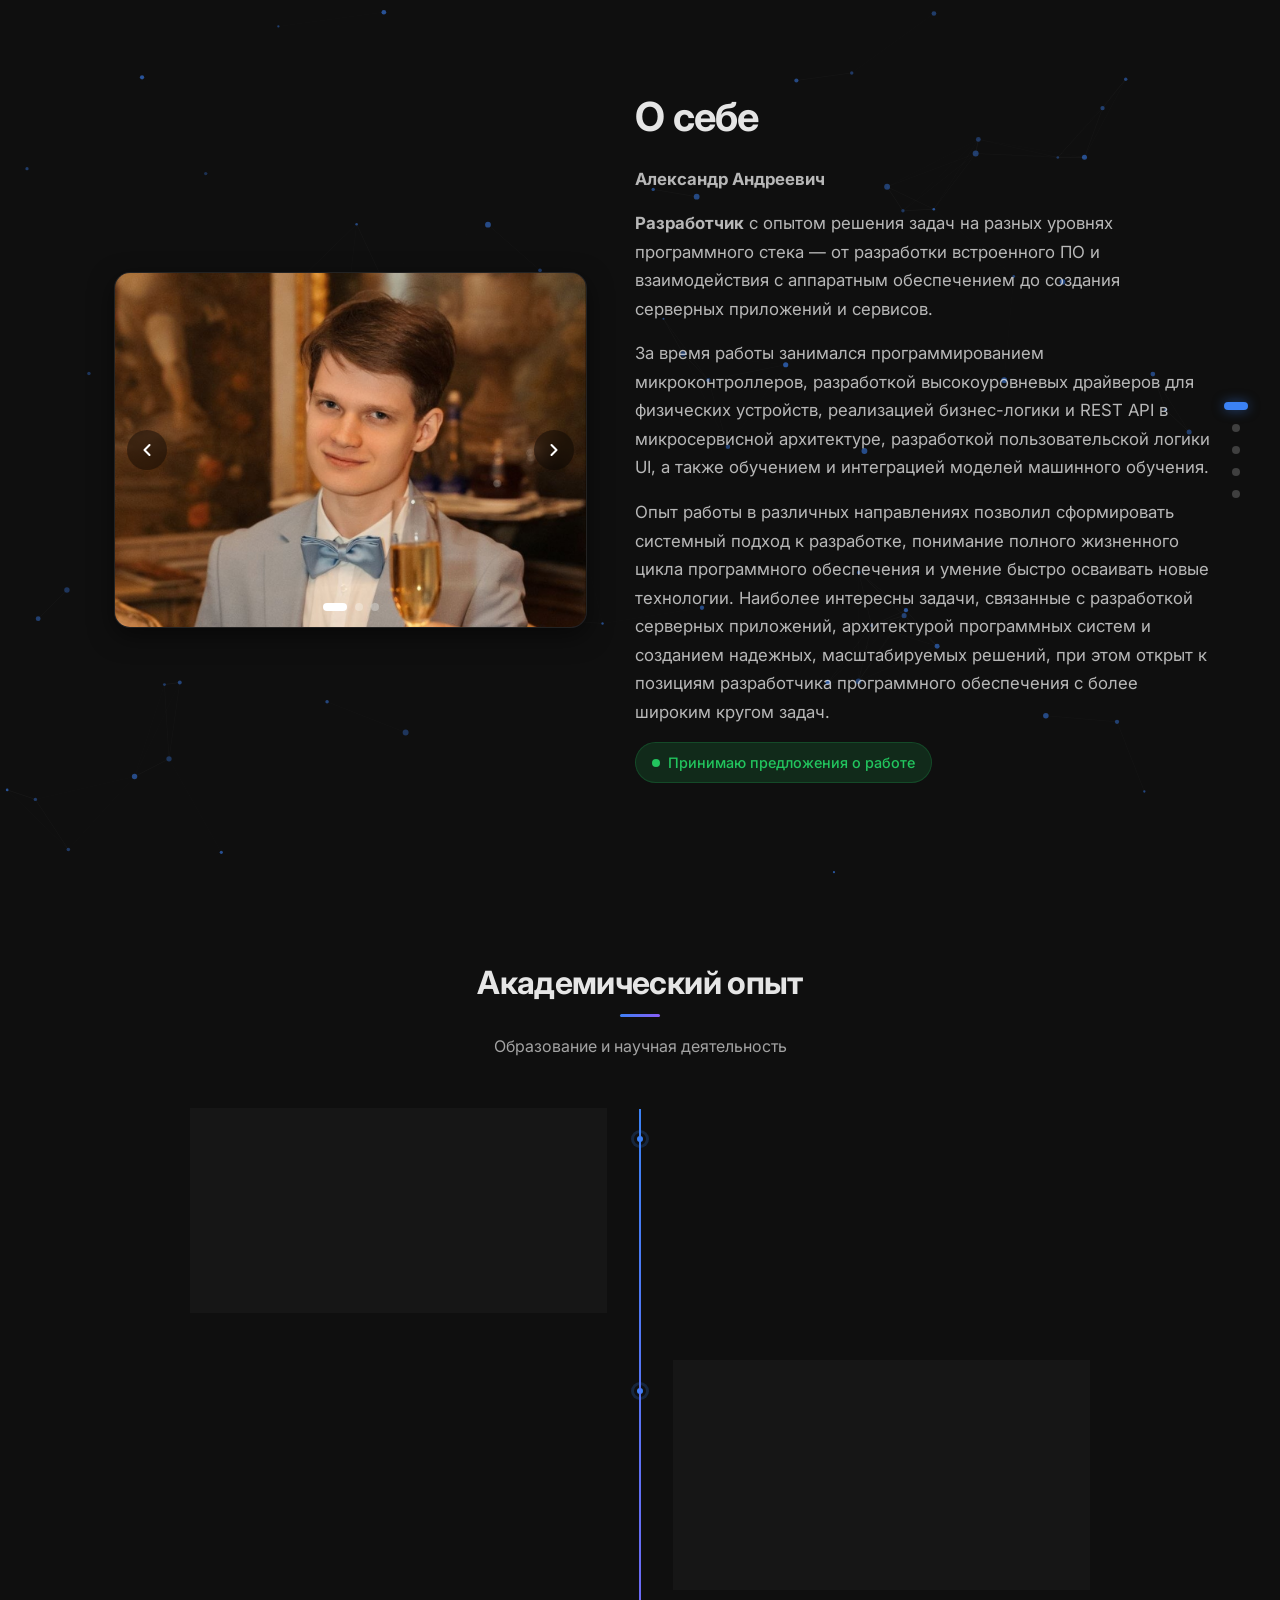
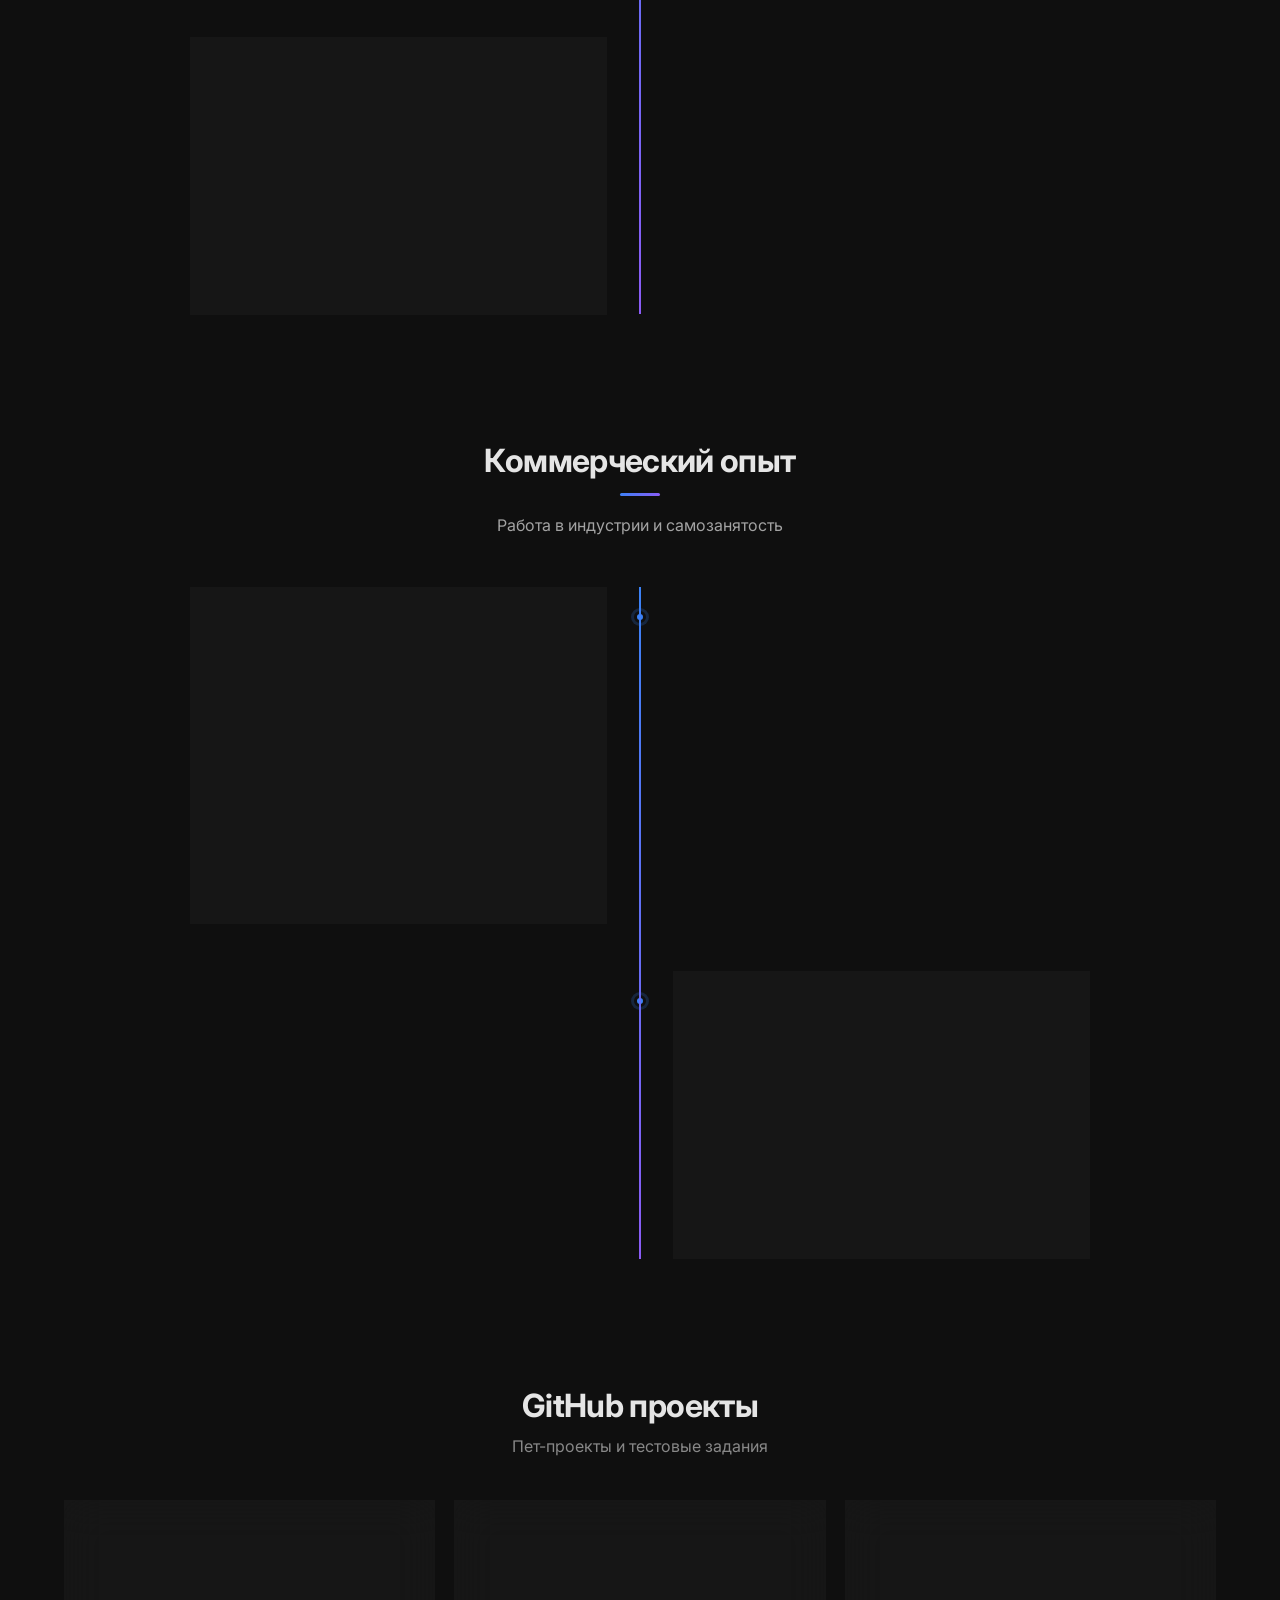
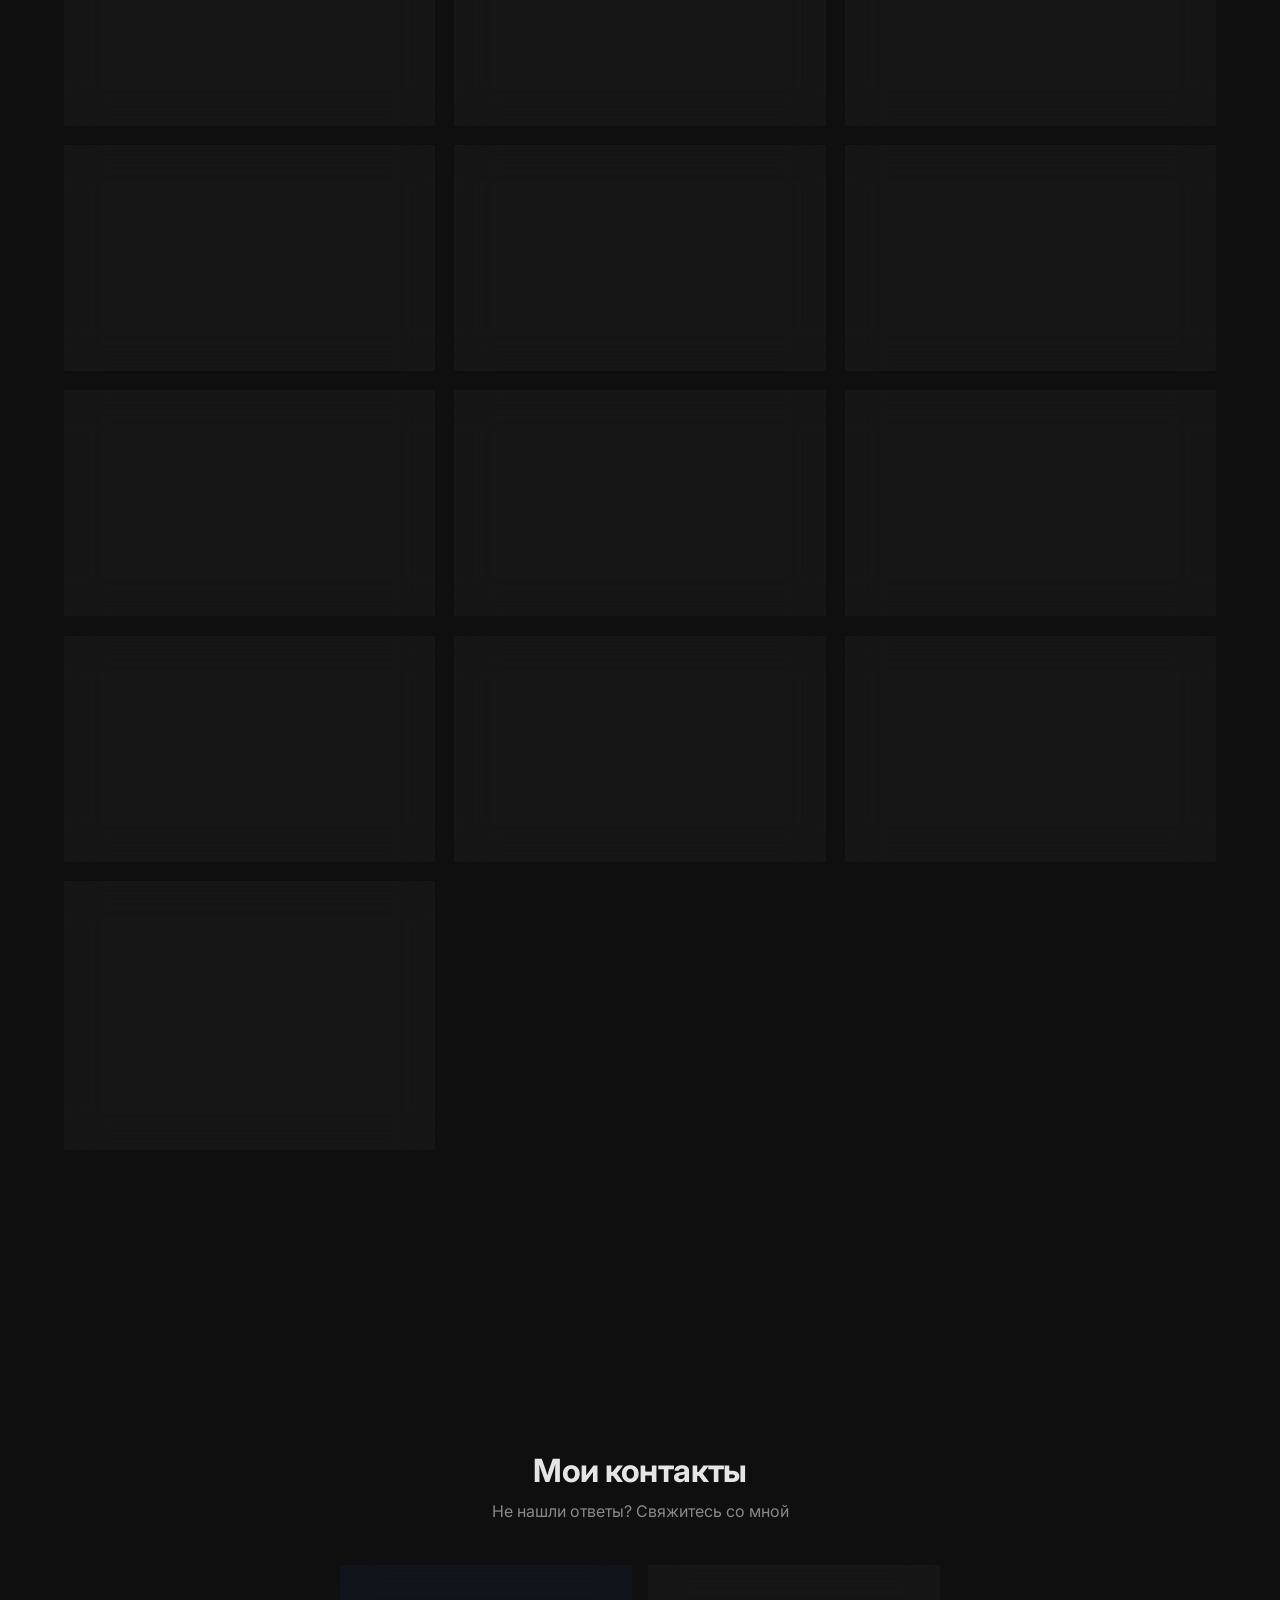
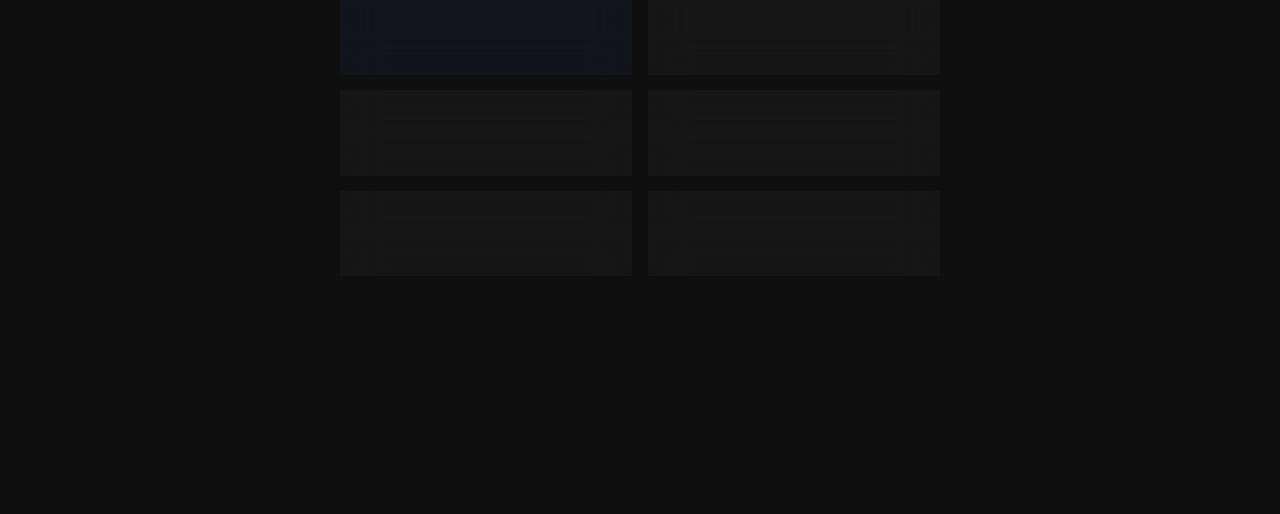
<file: index.html>
<!doctype html>
<html lang="en">
  <head>
    <meta charset="UTF-8" />
    <meta name="viewport" content="width=device-width, initial-scale=1.0" />
    <title>Визитка Александр</title>
    <link rel="preconnect" href="https://fonts.googleapis.com" />
    <link rel="preconnect" href="https://fonts.gstatic.com" crossorigin />
    <link href="https://fonts.googleapis.com/css2?family=Inter:wght@400;500;600;700&family=JetBrains+Mono:wght@400;500&display=swap" rel="stylesheet" />
    <link rel="stylesheet" href="style.css" />
    <!-- Favicon -->
    <link rel="icon" type="image/svg+xml" href="favicons/favicon.svg" />
    <link rel="icon" type="image/png" sizes="32x32" href="favicons/favicon-32x32.png" />
    <link rel="icon" type="image/png" sizes="16x16" href="favicons/favicon-16x16.png" />
    <link rel="apple-touch-icon" sizes="180x180" href="favicons/apple-touch-icon.png" />
  </head>
  <body>
    <!-- Canvas фон -->
    <canvas id="bgCanvas"></canvas>

    <!-- Индикатор прогресса скролла (верх) -->
    <div class="scroll-progress" id="scrollProgress"></div>

    <!-- Мобильный индикатор прогресса (низ) -->
    <div class="mobile-progress" id="mobileProgress"></div>

    <!-- Навигация -->
    <nav class="nav-dots" id="navDots" aria-label="Section navigation">
      <span class="nav-dot active" data-index="0" data-tooltip="О себе"></span>
      <span class="nav-dot" data-index="1" data-tooltip="Академический опыт"></span>
      <span class="nav-dot" data-index="2" data-tooltip="Коммерческий опыт"></span>
      <span class="nav-dot" data-index="3" data-tooltip="GitHub проекты"></span>
      <span class="nav-dot" data-index="4" data-tooltip="Мои контакты"></span>
    </nav>

    <main class="scroll-container" id="scrollContainer">
      <!-- Section 0: About Me -->
      <section class="section" id="section-0" data-index="0">
        <div class="about-container">
          <div class="about-layout">
            <div class="carousel-wrapper">
              <div class="carousel-container glass" id="carousel" role="region" aria-label="Photo carousel">
                <div class="carousel-slides" id="carouselSlides">
                  <div class="carousel-slide active" data-index="0">
                    <img src="images/image1.jpg" alt="About photo 1" loading="lazy" />
                    <div class="carousel-placeholder">
                      <span class="carousel-placeholder-text">AS</span>
                    </div>
                  </div>
                  <div class="carousel-slide" data-index="1">
                    <img src="images/image2.jpg" alt="About photo 2" loading="lazy" />
                    <div class="carousel-placeholder">
                      <span class="carousel-placeholder-text">AS</span>
                    </div>
                  </div>
                  <div class="carousel-slide" data-index="2">
                    <img src="images/image3.jpg" alt="About photo 3" loading="lazy" />
                    <div class="carousel-placeholder">
                      <span class="carousel-placeholder-text">AS</span>
                    </div>
                  </div>
                </div>
                <button class="carousel-btn carousel-prev" id="carouselPrev" aria-label="Previous image">
                  <svg
                    width="20"
                    height="20"
                    viewBox="0 0 24 24"
                    fill="none"
                    stroke="currentColor"
                    stroke-width="2.5"
                    stroke-linecap="round"
                    stroke-linejoin="round"
                    aria-hidden="true"
                  >
                    <polyline points="15 18 9 12 15 6"></polyline>
                  </svg>
                </button>
                <button class="carousel-btn carousel-next" id="carouselNext" aria-label="Next image">
                  <svg
                    width="20"
                    height="20"
                    viewBox="0 0 24 24"
                    fill="none"
                    stroke="currentColor"
                    stroke-width="2.5"
                    stroke-linecap="round"
                    stroke-linejoin="round"
                    aria-hidden="true"
                  >
                    <polyline points="9 18 15 12 9 6"></polyline>
                  </svg>
                </button>
                <div class="carousel-indicators" id="carouselIndicators" role="tablist" aria-label="Slide indicators">
                  <button class="carousel-dot active" data-slide="0" role="tab" aria-label="Slide 1" aria-selected="true"></button>
                  <button class="carousel-dot" data-slide="1" role="tab" aria-label="Slide 2" aria-selected="false"></button>
                  <button class="carousel-dot" data-slide="2" role="tab" aria-label="Slide 3" aria-selected="false"></button>
                </div>
              </div>
            </div>
            <div class="about-text">
              <h2 class="about-title animate-fade-in-up delay-0">О себе</h2>
              <div class="about-paragraphs">
                <p class="animate-fade-in-up delay-100">
                  <b>Александр Андреевич</b>
                </p>
                <p class="animate-fade-in-up delay-100">
                  <b>Разработчик</b> с опытом решения задач на разных уровнях программного стека — от разработки встроенного ПО и
                  взаимодействия с аппаратным обеспечением до создания серверных приложений и сервисов.
                </p>
                <p class="animate-fade-in-up delay-100">
                  За время работы занимался программированием микроконтроллеров, разработкой высокоуровневых драйверов для физических устройств, реализацией
                  бизнес-логики и REST API в микросервисной архитектуре, разработкой пользовательской логики UI, а также обучением и интеграцией моделей
                  машинного обучения.
                </p>
                <p class="animate-fade-in-up delay-100">
                  Опыт работы в различных направлениях позволил сформировать системный подход к разработке, понимание полного жизненного цикла программного
                  обеспечения и умение быстро осваивать новые технологии. Наиболее интересны задачи, связанные с разработкой серверных приложений, архитектурой
                  программных систем и созданием надежных, масштабируемых решений, при этом открыт к позициям разработчика программного обеспечения с более
                  широким кругом задач.
                </p>
              </div>
              <div class="status-badge animate-fade-in-up delay-200">
                <span class="status-dot" aria-hidden="true"></span>
                <span>Принимаю предложения о работе</span>
              </div>
            </div>
          </div>
        </div>
      </section>

      <!-- Section 1: Академический -->
      <section class="section" id="section-1" data-index="1">
        <div class="container">
          <div class="section-header">
            <h2>Академический опыт</h2>
            <div class="section-header-line"></div>
            <p class="text-secondary">Образование и научная деятельность</p>
          </div>
          <div class="timeline">
            <div class="timeline-line"></div>

            <article class="timeline-item timeline-item--left animate-fade-in-up delay-100">
              <div class="timeline-dot"></div>
              <div class="timeline-card glass">
                <div class="timeline-arrow"></div>
                <h3 class="timeline-title">Тверской государственный университет</h3>
                <p class="timeline-subtitle">Бакалавр</p>
                <div class="timeline-date">
                  <svg
                    class="timeline-date-icon"
                    width="14"
                    height="14"
                    viewBox="0 0 24 24"
                    fill="none"
                    stroke="currentColor"
                    stroke-width="2"
                    stroke-linecap="round"
                    stroke-linejoin="round"
                    aria-hidden="true"
                  >
                    <rect width="18" height="18" x="3" y="4" rx="2" ry="2" />
                    <line x1="16" x2="16" y1="2" y2="6" />
                    <line x1="8" x2="8" y1="2" y2="6" />
                    <line x1="3" x2="21" y1="10" y2="10" />
                  </svg>
                  <span>2019 – 2023</span>
                </div>
                <p class="timeline-desc">«Математика и компьютерные науки»</p>
              </div>
            </article>

            <article class="timeline-item timeline-item--right animate-fade-in-up delay-200">
              <div class="timeline-dot"></div>
              <div class="timeline-card glass">
                <div class="timeline-arrow"></div>
                <h3 class="timeline-title">Тверской государственный университет</h3>
                <p class="timeline-subtitle">Магистр</p>
                <div class="timeline-date">
                  <svg
                    class="timeline-date-icon"
                    width="14"
                    height="14"
                    viewBox="0 0 24 24"
                    fill="none"
                    stroke="currentColor"
                    stroke-width="2"
                    stroke-linecap="round"
                    stroke-linejoin="round"
                    aria-hidden="true"
                  >
                    <rect width="18" height="18" x="3" y="4" rx="2" ry="2" />
                    <line x1="16" x2="16" y1="2" y2="6" />
                    <line x1="8" x2="8" y1="2" y2="6" />
                    <line x1="3" x2="21" y1="10" y2="10" />
                  </svg>
                  <span>2023 – 2025</span>
                </div>
                <p class="timeline-desc">«Математическое и компьютерное моделирование»</p>
              </div>
            </article>

            <article class="timeline-item timeline-item--left animate-fade-in-up delay-300">
              <div class="timeline-dot"></div>
              <div class="timeline-card glass">
                <div class="timeline-arrow"></div>
                <h3 class="timeline-title">Тверской государственный университет</h3>
                <p class="timeline-subtitle">Магистерская диссертация</p>
                <div class="timeline-date">
                  <svg
                    class="timeline-date-icon"
                    width="14"
                    height="14"
                    viewBox="0 0 24 24"
                    fill="none"
                    stroke="currentColor"
                    stroke-width="2"
                    stroke-linecap="round"
                    stroke-linejoin="round"
                    aria-hidden="true"
                  >
                    <rect width="18" height="18" x="3" y="4" rx="2" ry="2" />
                    <line x1="16" x2="16" y1="2" y2="6" />
                    <line x1="8" x2="8" y1="2" y2="6" />
                    <line x1="3" x2="21" y1="10" y2="10" />
                  </svg>
                  <span>2025</span>
                </div>
                <p class="timeline-desc">
                  Ширмер А.А. Объяснимые модели искусственного интеллекта для задач анализа мелких лабораторных животных в поведенческих тестах
                </p>
              </div>
            </article>
          </div>
        </div>
      </section>

      <!-- Section 2: Коммерческий -->
      <section class="section" id="section-2" data-index="2">
        <div class="container">
          <div class="section-header">
            <h2>Коммерческий опыт</h2>
            <div class="section-header-line"></div>
            <p class="text-secondary">Работа в индустрии и самозанятость</p>
          </div>
          <div class="timeline">
            <div class="timeline-line"></div>

            <article class="timeline-item timeline-item--left animate-fade-in-up delay-100">
              <div class="timeline-dot"></div>
              <div class="timeline-card glass">
                <div class="timeline-arrow"></div>
                <h3 class="timeline-title">ООО «Нефтегазгеофизика»</h3>
                <p class="timeline-subtitle">Инженер-разработчик</p>
                <div class="timeline-date">
                  <svg
                    class="timeline-date-icon"
                    width="14"
                    height="14"
                    viewBox="0 0 24 24"
                    fill="none"
                    stroke="currentColor"
                    stroke-width="2"
                    stroke-linecap="round"
                    stroke-linejoin="round"
                    aria-hidden="true"
                  >
                    <rect width="18" height="18" x="3" y="4" rx="2" ry="2" />
                    <line x1="16" x2="16" y1="2" y2="6" />
                    <line x1="8" x2="8" y1="2" y2="6" />
                    <line x1="3" x2="21" y1="10" y2="10" />
                  </svg>
                  <span>2024 – 2025</span>
                </div>
                <p class="timeline-desc">Поддержка, разработка новых программных решений и обновление legacy-систем. Оценка производительности созданных программных продуктов.</p>
                <div class="timeline-tags">
                  <span class="timeline-tag">C#</span>
                  <span class="timeline-tag">C++</span>
                  <span class="timeline-tag">QT</span>
                  <span class="timeline-tag">WinForms</span>
                  <span class="timeline-tag">.NET</span>
                  <span class="timeline-tag">Python</span>
                </div>
              </div>
            </article>

            <article class="timeline-item timeline-item--right animate-fade-in-up delay-200">
              <div class="timeline-dot"></div>
              <div class="timeline-card glass">
                <div class="timeline-arrow"></div>
                <h3 class="timeline-title">Самозанятый</h3>
                <p class="timeline-subtitle">Самозанятый</p>
                <div class="timeline-date">
                  <svg
                    class="timeline-date-icon"
                    width="14"
                    height="14"
                    viewBox="0 0 24 24"
                    fill="none"
                    stroke="currentColor"
                    stroke-width="2"
                    stroke-linecap="round"
                    stroke-linejoin="round"
                    aria-hidden="true"
                  >
                    <rect width="18" height="18" x="3" y="4" rx="2" ry="2" />
                    <line x1="16" x2="16" y1="2" y2="6" />
                    <line x1="8" x2="8" y1="2" y2="6" />
                    <line x1="3" x2="21" y1="10" y2="10" />
                  </svg>
                  <span>2025 – наст. время</span>
                </div>
                <p class="timeline-desc">
                  Разработка, обучение, повышение квалификации.
                </p>
                <div class="timeline-tags">
                  <span class="timeline-tag">.NET</span>
                  <span class="timeline-tag">C++</span>
                  <span class="timeline-tag">Go</span>
                  <span class="timeline-tag">Python</span>
                  <span class="timeline-tag">System Design</span>
                </div>
              </div>
            </article>
          </div>
        </div>
      </section>

      <!-- Section 3: GitHub -->
      <section class="section" id="section-3" data-index="3">
        <div class="container">
          <div class="projects-header">
            <h2>GitHub проекты</h2>
            <p class="projects-subtitle">Пет-проекты и тестовые задания</p>
          </div>

          <div class="projects-grid" id="projectsGrid">
            <article class="project-card animate-fade-in-up" data-category="algorithms" style="animation-delay: 0s">
              <a href="https://github.com/nicnuyster/TwoSumm" class="project-name" target="_blank" rel="noopener noreferrer" aria-label="TwoSumm на GitHub">
                TwoSumm
                <svg
                  xmlns="http://www.w3.org/2000/svg"
                  width="14"
                  height="14"
                  viewBox="0 0 24 24"
                  fill="none"
                  stroke="currentColor"
                  stroke-width="2.5"
                  stroke-linecap="round"
                  stroke-linejoin="round"
                  aria-hidden="true"
                >
                  <path d="M18 13v6a2 2 0 0 1-2 2H5a2 2 0 0 1-2-2V8a2 2 0 0 1 2-2h6" />
                  <polyline points="15 3 21 3 21 9" />
                  <line x1="10" y1="14" x2="21" y2="3" />
                </svg>
              </a>
              <div class="project-meta">
                <span class="project-category">Алгоритмы</span>
                <span class="project-status status--completed">Завершено</span>
              </div>
              <p class="project-stack">Raw Python</p>
              <p class="project-desc">Решение LeetCode проблемы «Two Sum». Проект нацелен на развитие практических навыков.</p>
              <a
                href="https://github.com/nicnuyster/TwoSumm"
                class="project-github-icon"
                target="_blank"
                rel="noopener noreferrer"
                aria-label="Открыть TwoSumm на GitHub"
              >
                <svg
                  xmlns="http://www.w3.org/2000/svg"
                  width="20"
                  height="20"
                  viewBox="0 0 24 24"
                  fill="none"
                  stroke="currentColor"
                  stroke-width="2"
                  stroke-linecap="round"
                  stroke-linejoin="round"
                  aria-hidden="true"
                >
                  <path
                    d="M15 22v-4a4.8 4.8 0 0 0-1-3.5c3 0 6-2 6-5.5.08-1.25-.27-2.48-1-3.5.28-1.15.28-2.35 0-3.5 0 0-1 0-3 1.5-2.64-.5-5.36-.5-8 0C6 2 5 2 5 2c-.3 1.15-.3 2.35 0 3.5A5.403 5.403 0 0 0 4 9c0 3.5 3 5.5 6 5.5-.39.49-.68 1.05-.85 1.65-.17.6-.22 1.23-.15 1.85v4"
                  />
                  <path d="M9 18c-4.51 2-5-2-7-2" />
                </svg>
              </a>
            </article>
            <article class="project-card animate-fade-in-up" data-category="algorithms" style="animation-delay: 0.08s">
              <a href="https://github.com/nicnuyster/plindrom" class="project-name" target="_blank" rel="noopener noreferrer" aria-label="Polindrom на GitHub">
                Polindrom
                <svg
                  xmlns="http://www.w3.org/2000/svg"
                  width="14"
                  height="14"
                  viewBox="0 0 24 24"
                  fill="none"
                  stroke="currentColor"
                  stroke-width="2.5"
                  stroke-linecap="round"
                  stroke-linejoin="round"
                  aria-hidden="true"
                >
                  <path d="M18 13v6a2 2 0 0 1-2 2H5a2 2 0 0 1-2-2V8a2 2 0 0 1 2-2h6" />
                  <polyline points="15 3 21 3 21 9" />
                  <line x1="10" y1="14" x2="21" y2="3" />
                </svg>
              </a>
              <div class="project-meta">
                <span class="project-category">Алгоритмы</span>
                <span class="project-status status--completed">Завершено</span>
              </div>
              <p class="project-stack">Raw Python</p>
              <p class="project-desc">Решение LeetCode проблемы «Palindrome». Проект нацелен на развитие практических навыков.</p>
              <a
                href="https://github.com/nicnuyster/plindrom"
                class="project-github-icon"
                target="_blank"
                rel="noopener noreferrer"
                aria-label="Открыть Polindrom на GitHub"
              >
                <svg
                  xmlns="http://www.w3.org/2000/svg"
                  width="20"
                  height="20"
                  viewBox="0 0 24 24"
                  fill="none"
                  stroke="currentColor"
                  stroke-width="2"
                  stroke-linecap="round"
                  stroke-linejoin="round"
                  aria-hidden="true"
                >
                  <path
                    d="M15 22v-4a4.8 4.8 0 0 0-1-3.5c3 0 6-2 6-5.5.08-1.25-.27-2.48-1-3.5.28-1.15.28-2.35 0-3.5 0 0-1 0-3 1.5-2.64-.5-5.36-.5-8 0C6 2 5 2 5 2c-.3 1.15-.3 2.35 0 3.5A5.403 5.403 0 0 0 4 9c0 3.5 3 5.5 6 5.5-.39.49-.68 1.05-.85 1.65-.17.6-.22 1.23-.15 1.85v4"
                  />
                  <path d="M9 18c-4.51 2-5-2-7-2" />
                </svg>
              </a>
            </article>
            <article class="project-card animate-fade-in-up" data-category="algorithms" style="animation-delay: 0.16s">
              <a href="https://github.com/nicnuyster/sortings" class="project-name" target="_blank" rel="noopener noreferrer" aria-label="Sortings на GitHub">
                Sortings
                <svg
                  xmlns="http://www.w3.org/2000/svg"
                  width="14"
                  height="14"
                  viewBox="0 0 24 24"
                  fill="none"
                  stroke="currentColor"
                  stroke-width="2.5"
                  stroke-linecap="round"
                  stroke-linejoin="round"
                  aria-hidden="true"
                >
                  <path d="M18 13v6a2 2 0 0 1-2 2H5a2 2 0 0 1-2-2V8a2 2 0 0 1 2-2h6" />
                  <polyline points="15 3 21 3 21 9" />
                  <line x1="10" y1="14" x2="21" y2="3" />
                </svg>
              </a>
              <div class="project-meta">
                <span class="project-category">Алгоритмы</span>
                <span class="project-status status--completed">Завершено</span>
              </div>
              <p class="project-stack">Raw Python</p>
              <p class="project-desc">Реализация алгоритмов сортировки. Проект нацелен на развитие практических навыков.</p>
              <a
                href="https://github.com/nicnuyster/sortings"
                class="project-github-icon"
                target="_blank"
                rel="noopener noreferrer"
                aria-label="Открыть Sortings на GitHub"
              >
                <svg
                  xmlns="http://www.w3.org/2000/svg"
                  width="20"
                  height="20"
                  viewBox="0 0 24 24"
                  fill="none"
                  stroke="currentColor"
                  stroke-width="2"
                  stroke-linecap="round"
                  stroke-linejoin="round"
                  aria-hidden="true"
                >
                  <path
                    d="M15 22v-4a4.8 4.8 0 0 0-1-3.5c3 0 6-2 6-5.5.08-1.25-.27-2.48-1-3.5.28-1.15.28-2.35 0-3.5 0 0-1 0-3 1.5-2.64-.5-5.36-.5-8 0C6 2 5 2 5 2c-.3 1.15-.3 2.35 0 3.5A5.403 5.403 0 0 0 4 9c0 3.5 3 5.5 6 5.5-.39.49-.68 1.05-.85 1.65-.17.6-.22 1.23-.15 1.85v4"
                  />
                  <path d="M9 18c-4.51 2-5-2-7-2" />
                </svg>
              </a>
            </article>
            <article class="project-card animate-fade-in-up" data-category="algorithms" style="animation-delay: 0.24s">
              <a
                href="https://github.com/nicnuyster/Python_inrange_GO"
                class="project-name"
                target="_blank"
                rel="noopener noreferrer"
                aria-label="Python_inrange_go на GitHub"
              >
                Python_inrange_go
                <svg
                  xmlns="http://www.w3.org/2000/svg"
                  width="14"
                  height="14"
                  viewBox="0 0 24 24"
                  fill="none"
                  stroke="currentColor"
                  stroke-width="2.5"
                  stroke-linecap="round"
                  stroke-linejoin="round"
                  aria-hidden="true"
                >
                  <path d="M18 13v6a2 2 0 0 1-2 2H5a2 2 0 0 1-2-2V8a2 2 0 0 1 2-2h6" />
                  <polyline points="15 3 21 3 21 9" />
                  <line x1="10" y1="14" x2="21" y2="3" />
                </svg>
              </a>
              <div class="project-meta">
                <span class="project-category">Алгоритмы</span>
                <span class="project-status status--completed">Завершено</span>
              </div>
              <p class="project-stack">Raw Go</p>
              <p class="project-desc">Реализация функции range из Python на Go. Проект нацелен на развитие практических навыков.</p>
              <a
                href="https://github.com/nicnuyster/Python_inrange_GO"
                class="project-github-icon"
                target="_blank"
                rel="noopener noreferrer"
                aria-label="Открыть Python_inrange_go на GitHub"
              >
                <svg
                  xmlns="http://www.w3.org/2000/svg"
                  width="20"
                  height="20"
                  viewBox="0 0 24 24"
                  fill="none"
                  stroke="currentColor"
                  stroke-width="2"
                  stroke-linecap="round"
                  stroke-linejoin="round"
                  aria-hidden="true"
                >
                  <path
                    d="M15 22v-4a4.8 4.8 0 0 0-1-3.5c3 0 6-2 6-5.5.08-1.25-.27-2.48-1-3.5.28-1.15.28-2.35 0-3.5 0 0-1 0-3 1.5-2.64-.5-5.36-.5-8 0C6 2 5 2 5 2c-.3 1.15-.3 2.35 0 3.5A5.403 5.403 0 0 0 4 9c0 3.5 3 5.5 6 5.5-.39.49-.68 1.05-.85 1.65-.17.6-.22 1.23-.15 1.85v4"
                  />
                  <path d="M9 18c-4.51 2-5-2-7-2" />
                </svg>
              </a>
            </article>
            <article class="project-card animate-fade-in-up" data-category="frontend" style="animation-delay: 0.32s">
              <a
                href="https://github.com/nicnuyster/nicnuyster.github.io"
                class="project-name"
                target="_blank"
                rel="noopener noreferrer"
                aria-label="nicnuyster.github.io на GitHub"
              >
                nicnuyster.github.io
                <svg
                  xmlns="http://www.w3.org/2000/svg"
                  width="14"
                  height="14"
                  viewBox="0 0 24 24"
                  fill="none"
                  stroke="currentColor"
                  stroke-width="2.5"
                  stroke-linecap="round"
                  stroke-linejoin="round"
                  aria-hidden="true"
                >
                  <path d="M18 13v6a2 2 0 0 1-2 2H5a2 2 0 0 1-2-2V8a2 2 0 0 1 2-2h6" />
                  <polyline points="15 3 21 3 21 9" />
                  <line x1="10" y1="14" x2="21" y2="3" />
                </svg>
              </a>
              <div class="project-meta">
                <span class="project-category">Frontend</span>
                <span class="project-status status--completed">Завершено</span>
              </div>
              <p class="project-stack">HTML, CSS, JS, GitHub Pages</p>
              <p class="project-desc">Реализация данного CV-сайта. Практическое применение навыков frontend-разработки.</p>
              <a
                href="https://github.com/nicnuyster/nicnuyster.github.io"
                class="project-github-icon"
                target="_blank"
                rel="noopener noreferrer"
                aria-label="Открыть nicnuyster.github.io на GitHub"
              >
                <svg
                  xmlns="http://www.w3.org/2000/svg"
                  width="20"
                  height="20"
                  viewBox="0 0 24 24"
                  fill="none"
                  stroke="currentColor"
                  stroke-width="2"
                  stroke-linecap="round"
                  stroke-linejoin="round"
                  aria-hidden="true"
                >
                  <path
                    d="M15 22v-4a4.8 4.8 0 0 0-1-3.5c3 0 6-2 6-5.5.08-1.25-.27-2.48-1-3.5.28-1.15.28-2.35 0-3.5 0 0-1 0-3 1.5-2.64-.5-5.36-.5-8 0C6 2 5 2 5 2c-.3 1.15-.3 2.35 0 3.5A5.403 5.403 0 0 0 4 9c0 3.5 3 5.5 6 5.5-.39.49-.68 1.05-.85 1.65-.17.6-.22 1.23-.15 1.85v4"
                  />
                  <path d="M9 18c-4.51 2-5-2-7-2" />
                </svg>
              </a>
            </article>
            <article class="project-card animate-fade-in-up" data-category="backend" style="animation-delay: 0.4s">
              <a
                href="https://github.com/nicnuyster/Yandex_map_api"
                class="project-name"
                target="_blank"
                rel="noopener noreferrer"
                aria-label="Yandex_map_api на GitHub"
              >
                Yandex_map_api
                <svg
                  xmlns="http://www.w3.org/2000/svg"
                  width="14"
                  height="14"
                  viewBox="0 0 24 24"
                  fill="none"
                  stroke="currentColor"
                  stroke-width="2.5"
                  stroke-linecap="round"
                  stroke-linejoin="round"
                  aria-hidden="true"
                >
                  <path d="M18 13v6a2 2 0 0 1-2 2H5a2 2 0 0 1-2-2V8a2 2 0 0 1 2-2h6" />
                  <polyline points="15 3 21 3 21 9" />
                  <line x1="10" y1="14" x2="21" y2="3" />
                </svg>
              </a>
              <div class="project-meta">
                <span class="project-category">Backend</span>
                <span class="project-status status--in-progress">В процессе</span>
              </div>
              <p class="project-stack">Python, FastAPI, SQLite, Docker</p>
              <p class="project-desc">Микросервис преобразования названий мест в координаты и обратно. Работа с БД, кешированием, Docker.</p>
              <a
                href="https://github.com/nicnuyster/Yandex_map_api"
                class="project-github-icon"
                target="_blank"
                rel="noopener noreferrer"
                aria-label="Открыть Yandex_map_api на GitHub"
              >
                <svg
                  xmlns="http://www.w3.org/2000/svg"
                  width="20"
                  height="20"
                  viewBox="0 0 24 24"
                  fill="none"
                  stroke="currentColor"
                  stroke-width="2"
                  stroke-linecap="round"
                  stroke-linejoin="round"
                  aria-hidden="true"
                >
                  <path
                    d="M15 22v-4a4.8 4.8 0 0 0-1-3.5c3 0 6-2 6-5.5.08-1.25-.27-2.48-1-3.5.28-1.15.28-2.35 0-3.5 0 0-1 0-3 1.5-2.64-.5-5.36-.5-8 0C6 2 5 2 5 2c-.3 1.15-.3 2.35 0 3.5A5.403 5.403 0 0 0 4 9c0 3.5 3 5.5 6 5.5-.39.49-.68 1.05-.85 1.65-.17.6-.22 1.23-.15 1.85v4"
                  />
                  <path d="M9 18c-4.51 2-5-2-7-2" />
                </svg>
              </a>
            </article>
            <article class="project-card animate-fade-in-up" data-category="backend" style="animation-delay: 0.48s">
              <a
                href="https://github.com/nicnuyster/test-task-for-junior-backend-developer"
                class="project-name"
                target="_blank"
                rel="noopener noreferrer"
                aria-label="test-task-for-junior на GitHub"
              >
                test-task-for-junior
                <svg
                  xmlns="http://www.w3.org/2000/svg"
                  width="14"
                  height="14"
                  viewBox="0 0 24 24"
                  fill="none"
                  stroke="currentColor"
                  stroke-width="2.5"
                  stroke-linecap="round"
                  stroke-linejoin="round"
                  aria-hidden="true"
                >
                  <path d="M18 13v6a2 2 0 0 1-2 2H5a2 2 0 0 1-2-2V8a2 2 0 0 1 2-2h6" />
                  <polyline points="15 3 21 3 21 9" />
                  <line x1="10" y1="14" x2="21" y2="3" />
                </svg>
              </a>
              <div class="project-meta">
                <span class="project-category">Backend</span>
                <span class="project-status status--completed">Завершено</span>
              </div>
              <p class="project-stack">Go, Swagger, Docker, PostgreSQL</p>
              <p class="project-desc">Тестовое задание на роль Backend-разработчика от MEDODS.</p>
              <a
                href="https://github.com/nicnuyster/test-task-for-junior-backend-developer"
                class="project-github-icon"
                target="_blank"
                rel="noopener noreferrer"
                aria-label="Открыть test-task-for-junior на GitHub"
              >
                <svg
                  xmlns="http://www.w3.org/2000/svg"
                  width="20"
                  height="20"
                  viewBox="0 0 24 24"
                  fill="none"
                  stroke="currentColor"
                  stroke-width="2"
                  stroke-linecap="round"
                  stroke-linejoin="round"
                  aria-hidden="true"
                >
                  <path
                    d="M15 22v-4a4.8 4.8 0 0 0-1-3.5c3 0 6-2 6-5.5.08-1.25-.27-2.48-1-3.5.28-1.15.28-2.35 0-3.5 0 0-1 0-3 1.5-2.64-.5-5.36-.5-8 0C6 2 5 2 5 2c-.3 1.15-.3 2.35 0 3.5A5.403 5.403 0 0 0 4 9c0 3.5 3 5.5 6 5.5-.39.49-.68 1.05-.85 1.65-.17.6-.22 1.23-.15 1.85v4"
                  />
                  <path d="M9 18c-4.51 2-5-2-7-2" />
                </svg>
              </a>
            </article>
            <article class="project-card animate-fade-in-up" data-category="backend" style="animation-delay: 0.56s">
              <a
                href="https://github.com/nicnuyster/Effective_Mobile_Junior_GO"
                class="project-name"
                target="_blank"
                rel="noopener noreferrer"
                aria-label="Effective_Mobile_Junior_GO на GitHub"
              >
                Effective_Mobile_Junior_GO
                <svg
                  xmlns="http://www.w3.org/2000/svg"
                  width="14"
                  height="14"
                  viewBox="0 0 24 24"
                  fill="none"
                  stroke="currentColor"
                  stroke-width="2.5"
                  stroke-linecap="round"
                  stroke-linejoin="round"
                  aria-hidden="true"
                >
                  <path d="M18 13v6a2 2 0 0 1-2 2H5a2 2 0 0 1-2-2V8a2 2 0 0 1 2-2h6" />
                  <polyline points="15 3 21 3 21 9" />
                  <line x1="10" y1="14" x2="21" y2="3" />
                </svg>
              </a>
              <div class="project-meta">
                <span class="project-category">Backend</span>
                <span class="project-status status--completed">Завершено</span>
              </div>
              <p class="project-stack">Go, Swagger, Docker, PostgreSQL</p>
              <p class="project-desc">Тестовое задание на роль Backend-разработчика от Effective Mobile.</p>
              <a
                href="https://github.com/nicnuyster/Effective_Mobile_Junior_GO"
                class="project-github-icon"
                target="_blank"
                rel="noopener noreferrer"
                aria-label="Открыть Effective_Mobile_Junior_GO на GitHub"
              >
                <svg
                  xmlns="http://www.w3.org/2000/svg"
                  width="20"
                  height="20"
                  viewBox="0 0 24 24"
                  fill="none"
                  stroke="currentColor"
                  stroke-width="2"
                  stroke-linecap="round"
                  stroke-linejoin="round"
                  aria-hidden="true"
                >
                  <path
                    d="M15 22v-4a4.8 4.8 0 0 0-1-3.5c3 0 6-2 6-5.5.08-1.25-.27-2.48-1-3.5.28-1.15.28-2.35 0-3.5 0 0-1 0-3 1.5-2.64-.5-5.36-.5-8 0C6 2 5 2 5 2c-.3 1.15-.3 2.35 0 3.5A5.403 5.403 0 0 0 4 9c0 3.5 3 5.5 6 5.5-.39.49-.68 1.05-.85 1.65-.17.6-.22 1.23-.15 1.85v4"
                  />
                  <path d="M9 18c-4.51 2-5-2-7-2" />
                </svg>
              </a>
            </article>
            <article class="project-card animate-fade-in-up" data-category="nn-xai" style="animation-delay: 0.64s">
              <a href="https://github.com/nicnuyster/MNISTCNN" class="project-name" target="_blank" rel="noopener noreferrer" aria-label="MNISTCNN на GitHub">
                MNISTCNN
                <svg
                  xmlns="http://www.w3.org/2000/svg"
                  width="14"
                  height="14"
                  viewBox="0 0 24 24"
                  fill="none"
                  stroke="currentColor"
                  stroke-width="2.5"
                  stroke-linecap="round"
                  stroke-linejoin="round"
                  aria-hidden="true"
                >
                  <path d="M18 13v6a2 2 0 0 1-2 2H5a2 2 0 0 1-2-2V8a2 2 0 0 1 2-2h6" />
                  <polyline points="15 3 21 3 21 9" />
                  <line x1="10" y1="14" x2="21" y2="3" />
                </svg>
              </a>
              <div class="project-meta">
                <span class="project-category">NN / XAI</span>
                <span class="project-status status--on-hold">На удержании</span>
              </div>
              <p class="project-stack">Python, PyTorch, NumPy, Matplotlib</p>
              <p class="project-desc">Магистерская диссертация по объяснимым моделям ИИ. Код на удержании из-за переработки компонентов.</p>
              <a
                href="https://github.com/nicnuyster/MNISTCNN"
                class="project-github-icon"
                target="_blank"
                rel="noopener noreferrer"
                aria-label="Открыть MNISTCNN на GitHub"
              >
                <svg
                  xmlns="http://www.w3.org/2000/svg"
                  width="20"
                  height="20"
                  viewBox="0 0 24 24"
                  fill="none"
                  stroke="currentColor"
                  stroke-width="2"
                  stroke-linecap="round"
                  stroke-linejoin="round"
                  aria-hidden="true"
                >
                  <path
                    d="M15 22v-4a4.8 4.8 0 0 0-1-3.5c3 0 6-2 6-5.5.08-1.25-.27-2.48-1-3.5.28-1.15.28-2.35 0-3.5 0 0-1 0-3 1.5-2.64-.5-5.36-.5-8 0C6 2 5 2 5 2c-.3 1.15-.3 2.35 0 3.5A5.403 5.403 0 0 0 4 9c0 3.5 3 5.5 6 5.5-.39.49-.68 1.05-.85 1.65-.17.6-.22 1.23-.15 1.85v4"
                  />
                  <path d="M9 18c-4.51 2-5-2-7-2" />
                </svg>
              </a>
            </article>
            <article class="project-card animate-fade-in-up" data-category="backend" style="animation-delay: 0.72s">
              <a href="https://github.com/nicnuyster/webpet" class="project-name" target="_blank" rel="noopener noreferrer" aria-label="Webpet на GitHub">
                Webpet
                <svg
                  xmlns="http://www.w3.org/2000/svg"
                  width="14"
                  height="14"
                  viewBox="0 0 24 24"
                  fill="none"
                  stroke="currentColor"
                  stroke-width="2.5"
                  stroke-linecap="round"
                  stroke-linejoin="round"
                  aria-hidden="true"
                >
                  <path d="M18 13v6a2 2 0 0 1-2 2H5a2 2 0 0 1-2-2V8a2 2 0 0 1 2-2h6" />
                  <polyline points="15 3 21 3 21 9" />
                  <line x1="10" y1="14" x2="21" y2="3" />
                </svg>
              </a>
              <div class="project-meta">
                <span class="project-category">Backend</span>
                <span class="project-status status--on-hold">На удержании</span>
              </div>
              <p class="project-stack">Python, FastAPI, Gemini API</p>
              <p class="project-desc">Микросервис с интеграцией Gemini API. На удержании — вопрос уникальности относительно других проектов.</p>
              <a
                href="https://github.com/nicnuyster/webpet"
                class="project-github-icon"
                target="_blank"
                rel="noopener noreferrer"
                aria-label="Открыть Webpet на GitHub"
              >
                <svg
                  xmlns="http://www.w3.org/2000/svg"
                  width="20"
                  height="20"
                  viewBox="0 0 24 24"
                  fill="none"
                  stroke="currentColor"
                  stroke-width="2"
                  stroke-linecap="round"
                  stroke-linejoin="round"
                  aria-hidden="true"
                >
                  <path
                    d="M15 22v-4a4.8 4.8 0 0 0-1-3.5c3 0 6-2 6-5.5.08-1.25-.27-2.48-1-3.5.28-1.15.28-2.35 0-3.5 0 0-1 0-3 1.5-2.64-.5-5.36-.5-8 0C6 2 5 2 5 2c-.3 1.15-.3 2.35 0 3.5A5.403 5.403 0 0 0 4 9c0 3.5 3 5.5 6 5.5-.39.49-.68 1.05-.85 1.65-.17.6-.22 1.23-.15 1.85v4"
                  />
                  <path d="M9 18c-4.51 2-5-2-7-2" />
                </svg>
              </a>
            </article>
            <article class="project-card animate-fade-in-up" data-category="backend" style="animation-delay: 0.8s">
              <a href="https://github.com/nicnuyster/GO_Tink_1" class="project-name" target="_blank" rel="noopener noreferrer" aria-label="Go_tink_1 на GitHub">
                Go_tink_1
                <svg
                  xmlns="http://www.w3.org/2000/svg"
                  width="14"
                  height="14"
                  viewBox="0 0 24 24"
                  fill="none"
                  stroke="currentColor"
                  stroke-width="2.5"
                  stroke-linecap="round"
                  stroke-linejoin="round"
                  aria-hidden="true"
                >
                  <path d="M18 13v6a2 2 0 0 1-2 2H5a2 2 0 0 1-2-2V8a2 2 0 0 1 2-2h6" />
                  <polyline points="15 3 21 3 21 9" />
                  <line x1="10" y1="14" x2="21" y2="3" />
                </svg>
              </a>
              <div class="project-meta">
                <span class="project-category">Backend</span>
                <span class="project-status status--completed">Завершено</span>
              </div>
              <p class="project-stack">Raw Go</p>
              <p class="project-desc">Хост веб-страницы с использованием только встроенных возможностей Go.</p>
              <a
                href="https://github.com/nicnuyster/GO_Tink_1"
                class="project-github-icon"
                target="_blank"
                rel="noopener noreferrer"
                aria-label="Открыть Go_tink_1 на GitHub"
              >
                <svg
                  xmlns="http://www.w3.org/2000/svg"
                  width="20"
                  height="20"
                  viewBox="0 0 24 24"
                  fill="none"
                  stroke="currentColor"
                  stroke-width="2"
                  stroke-linecap="round"
                  stroke-linejoin="round"
                  aria-hidden="true"
                >
                  <path
                    d="M15 22v-4a4.8 4.8 0 0 0-1-3.5c3 0 6-2 6-5.5.08-1.25-.27-2.48-1-3.5.28-1.15.28-2.35 0-3.5 0 0-1 0-3 1.5-2.64-.5-5.36-.5-8 0C6 2 5 2 5 2c-.3 1.15-.3 2.35 0 3.5A5.403 5.403 0 0 0 4 9c0 3.5 3 5.5 6 5.5-.39.49-.68 1.05-.85 1.65-.17.6-.22 1.23-.15 1.85v4"
                  />
                  <path d="M9 18c-4.51 2-5-2-7-2" />
                </svg>
              </a>
            </article>
            <article class="project-card animate-fade-in-up" data-category="backend" style="animation-delay: 0.88s">
              <a href="https://github.com/nicnuyster/CPS_CPP_QT_Testovoe" class="project-name" target="_blank" rel="noopener noreferrer" aria-label="CPS_CPP_QT_Testovoe на GitHub">
                CPS_CPP_QT_Testovoe
                <svg
                  xmlns="http://www.w3.org/2000/svg"
                  width="14"
                  height="14"
                  viewBox="0 0 24 24"
                  fill="none"
                  stroke="currentColor"
                  stroke-width="2.5"
                  stroke-linecap="round"
                  stroke-linejoin="round"
                  aria-hidden="true"
                >
                  <path d="M18 13v6a2 2 0 0 1-2 2H5a2 2 0 0 1-2-2V8a2 2 0 0 1 2-2h6" />
                  <polyline points="15 3 21 3 21 9" />
                  <line x1="10" y1="14" x2="21" y2="3" />
                </svg>
              </a>
              <div class="project-meta">
                <span class="project-category">Backend</span>
                <span class="project-status status--completed">Завершено</span>
              </div>
              <p class="project-stack">C++, PostgreSQL, QT framework</p>
              <p class="project-desc">Десктопное приложение, встроенная база данных PostgreSQL, с которой можно взаимодействовать используя QT widget UI .</p>
              <a
                href="https://github.com/nicnuyster/CPS_CPP_QT_Testovoe"
                class="project-github-icon"
                target="_blank"
                rel="noopener noreferrer"
                aria-label="Открыть CPS_CPP_QT_Testovoe на GitHub"
              >
                <svg
                  xmlns="http://www.w3.org/2000/svg"
                  width="20"
                  height="20"
                  viewBox="0 0 24 24"
                  fill="none"
                  stroke="currentColor"
                  stroke-width="2"
                  stroke-linecap="round"
                  stroke-linejoin="round"
                  aria-hidden="true"
                >
                  <path
                    d="M15 22v-4a4.8 4.8 0 0 0-1-3.5c3 0 6-2 6-5.5.08-1.25-.27-2.48-1-3.5.28-1.15.28-2.35 0-3.5 0 0-1 0-3 1.5-2.64-.5-5.36-.5-8 0C6 2 5 2 5 2c-.3 1.15-.3 2.35 0 3.5A5.403 5.403 0 0 0 4 9c0 3.5 3 5.5 6 5.5-.39.49-.68 1.05-.85 1.65-.17.6-.22 1.23-.15 1.85v4"
                  />
                  <path d="M9 18c-4.51 2-5-2-7-2" />
                </svg>
              </a>
            </article>
            <article class="project-card animate-fade-in-up" data-category="backend" style="animation-delay: 0.88s">
              <a href="https://github.com/nicnuyster/Data_Big_Analiz_test" class="project-name" target="_blank" rel="noopener noreferrer" aria-label="CPS_CPP_QT_Testovoe на GitHub">
                Data_Big_Analiz_test
                <svg
                  xmlns="http://www.w3.org/2000/svg"
                  width="14"
                  height="14"
                  viewBox="0 0 24 24"
                  fill="none"
                  stroke="currentColor"
                  stroke-width="2.5"
                  stroke-linecap="round"
                  stroke-linejoin="round"
                  aria-hidden="true"
                >
                  <path d="M18 13v6a2 2 0 0 1-2 2H5a2 2 0 0 1-2-2V8a2 2 0 0 1 2-2h6" />
                  <polyline points="15 3 21 3 21 9" />
                  <line x1="10" y1="14" x2="21" y2="3" />
                </svg>
              </a>
              <div class="project-meta">
                <span class="project-category">Data analsys</span>
                <span class="project-status status--completed">Завершено</span>
              </div>
              <p class="project-stack">Python, NumPy, csv</p>
              <p class="project-desc">На основании помесячных данных о товародвижениях и начального остатка реализовать автоматический расчет подневных остатков товаров по подразделениям.</p>
              <a
                href="https://github.com/nicnuyster/Data_Big_Analiz_test"
                class="project-github-icon"
                target="_blank"
                rel="noopener noreferrer"
                aria-label="Открыть Data_Big_Analiz_test на GitHub"
              >
                <svg
                  xmlns="http://www.w3.org/2000/svg"
                  width="20"
                  height="20"
                  viewBox="0 0 24 24"
                  fill="none"
                  stroke="currentColor"
                  stroke-width="2"
                  stroke-linecap="round"
                  stroke-linejoin="round"
                  aria-hidden="true"
                >
                  <path
                    d="M15 22v-4a4.8 4.8 0 0 0-1-3.5c3 0 6-2 6-5.5.08-1.25-.27-2.48-1-3.5.28-1.15.28-2.35 0-3.5 0 0-1 0-3 1.5-2.64-.5-5.36-.5-8 0C6 2 5 2 5 2c-.3 1.15-.3 2.35 0 3.5A5.403 5.403 0 0 0 4 9c0 3.5 3 5.5 6 5.5-.39.49-.68 1.05-.85 1.65-.17.6-.22 1.23-.15 1.85v4"
                  />
                  <path d="M9 18c-4.51 2-5-2-7-2" />
                </svg>
              </a>
            </article>
          </div>
        </div>
      </section>

      <!-- Section 4: Contact -->
      <section class="section" id="section-4" data-index="4">
        <div class="container">
          <div class="contacts-header">
            <h2>Мои контакты</h2>
            <p class="contacts-subtitle">Не нашли ответы? Свяжитесь со мной</p>
          </div>
          <div class="contacts-grid">
            <a
              href="https://t.me/alexshirmer"
              class="contact-card contact-card--priority animate-fade-in-up"
              style="animation-delay: 0s"
              target="_blank"
              rel="noopener noreferrer"
              aria-label="Telegram: @alexshirmer"
            >
              <span class="contact-card-icon" aria-hidden="true">
                <svg
                  xmlns="http://www.w3.org/2000/svg"
                  xmlns:xlink="http://www.w3.org/1999/xlink"
                  id="Livello_1"
                  data-name="Livello 1"
                  viewBox="0 0 240 240"
                  width="20"
                  height="20"
                >
                  <defs>
                    <linearGradient id="linear-gradient" x1="120" y1="240" x2="120" gradientUnits="userSpaceOnUse">
                      <stop offset="0" stop-color="#1d93d2" />
                      <stop offset="1" stop-color="#38b0e3" />
                    </linearGradient>
                  </defs>
                  <title>Telegram_logo</title>
                  <circle cx="120" cy="120" r="120" fill="url(#linear-gradient)" />
                  <path d="M81.229,128.772l14.237,39.406s1.78,3.687,3.686,3.687,30.255-29.492,30.255-29.492l31.525-60.89L81.737,118.6Z" fill="#c8daea" />
                  <path d="M100.106,138.878l-2.733,29.046s-1.144,8.9,7.754,0,17.415-15.763,17.415-15.763" fill="#a9c6d8" />
                  <path
                    d="M81.486,130.178,52.2,120.636s-3.5-1.42-2.373-4.64c.232-.664.7-1.229,2.1-2.2,6.489-4.523,120.106-45.36,120.106-45.36s3.208-1.081,5.1-.362a2.766,2.766,0,0,1,1.885,2.055,9.357,9.357,0,0,1,.254,2.585c-.009.752-.1,1.449-.169,2.542-.692,11.165-21.4,94.493-21.4,94.493s-1.239,4.876-5.678,5.043A8.13,8.13,0,0,1,146.1,172.5c-8.711-7.493-38.819-27.727-45.472-32.177a1.27,1.27,0,0,1-.546-.9c-.093-.469.417-1.05.417-1.05s52.426-46.6,53.821-51.492c.108-.379-.3-.566-.848-.4-3.482,1.281-63.844,39.4-70.506,43.607A3.21,3.21,0,0,1,81.486,130.178Z"
                    fill="#fff"
                  />
                  <script xmlns="" />
                </svg>
              </span>
              <div class="contact-card-info">
                <span class="contact-card-label">Telegram</span>
                <span class="contact-card-value">@alexshirmer</span>
                <span class="contact-card-hint">самый быстрый ответ</span>
              </div>
            </a>
            <a
              href="https://max.ru/u/f9LHodD0cOIsIGIQXzzEwSTJBnGekuV7ME9jiyPmvPCyoDmC7KzepE-10wE"
              class="contact-card animate-fade-in-up"
              style="animation-delay: 0.1s"
              target="_blank"
              rel="noopener noreferrer"
              aria-label="MAX: Профиль"
            >
              <span class="contact-card-icon" aria-hidden="true">
                <svg xmlns="http://www.w3.org/2000/svg" viewBox="0 0 1000 1000" width="20" height="20">
                  <defs>
                    <linearGradient id="b">
                      <stop offset="0" stop-color="#00f" />
                      <stop offset="1" stop-opacity="0" />
                    </linearGradient>
                    <linearGradient id="a">
                      <stop offset="0" stop-color="#4cf" />
                      <stop offset=".662" stop-color="#53e" />
                      <stop offset="1" stop-color="#93d" />
                    </linearGradient>
                    <linearGradient id="c" x1="117.847" x2="1000" y1="760.536" y2="500" gradientUnits="userSpaceOnUse" href="#a" />
                    <radialGradient
                      id="d"
                      cx="-87.392"
                      cy="1166.116"
                      r="500"
                      fx="-87.392"
                      fy="1166.116"
                      gradientTransform="rotate(51.356 1551.478 559.3)scale(2.42703433 1)"
                      gradientUnits="userSpaceOnUse"
                      href="#b"
                    />
                  </defs>
                  <rect width="1000" height="1000" fill="url(#c)" ry="249.681" />
                  <rect width="1000" height="1000" fill="url(#d)" ry="249.681" />
                  <path
                    fill="#fff"
                    fill-rule="evenodd"
                    d="M508.211 878.328c-75.007 0-109.864-10.95-170.453-54.75-38.325 49.275-159.686 87.783-164.979 21.9 0-49.456-10.95-91.248-23.36-136.873-14.782-56.21-31.572-118.807-31.572-209.508 0-216.626 177.754-379.597 388.357-379.597 210.785 0 375.947 171.001 375.947 381.604.707 207.346-166.595 376.118-373.94 377.224m3.103-571.585c-102.564-5.292-182.499 65.7-200.201 177.024-14.6 92.162 11.315 204.398 33.397 210.238 10.585 2.555 37.23-18.98 53.837-35.587a189.8 189.8 0 0 0 92.71 33.032c106.273 5.112 197.08-75.794 204.215-181.95 4.154-106.382-77.67-196.486-183.958-202.574Z"
                    clip-rule="evenodd"
                  />
                </svg>
              </span>
              <div class="contact-card-info">
                <span class="contact-card-label">MAX</span>
                <span class="contact-card-value">Профиль</span>
                <span class="contact-card-hint">удобная альтернатива</span>
              </div>
            </a>
            <a
              href="https://tver.hh.ru/resume/6ae2d0c6ff0fb99d2a0039ed1f6844566e3032"
              class="contact-card animate-fade-in-up"
              style="animation-delay: 0.2s"
              target="_blank"
              rel="noopener noreferrer"
              aria-label="HeadHunter: Резюме"
            >
              <span class="contact-card-icon" aria-hidden="true">
                <svg xmlns="http://www.w3.org/2000/svg" viewBox="0 0 48 48" width="20" height="20" version="1.1">
                  <path
                    d="M24 48c13.254 0 24-10.746 24-24S37.254 0 24 0 0 10.746 0 24s10.746 24 24 24m0 0"
                    style="stroke: none; fill-rule: nonzero; fill: #ff0002; fill-opacity: 1"
                  />
                  <path
                    d="M35.676 20.46c-.727-.75-1.758-1.16-3.02-1.16-1.562 0-2.765.637-3.46 1.829v-5.91h-3.63v16.203h3.63v-5.695c0-1.329.273-2.18.683-2.68.394-.5.953-.692 1.555-.692.53 0 .953.168 1.246.477.297.316.465.805.465 1.484v7.094h3.632v-7.808c0-1.329-.386-2.407-1.101-3.141M19.438 19.3c-1.567 0-2.77.637-3.461 1.829v-5.91h-3.63v16.203h3.63v-5.695c0-1.329.273-2.18.68-2.68.398-.5.956-.692 1.554-.692.535 0 .953.168 1.25.477.297.316.465.805.465 1.484v7.094h3.633v-7.808c0-1.329-.387-2.407-1.114-3.153-.715-.75-1.746-1.148-3.008-1.148m0 0"
                    style="stroke: none; fill-rule: nonzero; fill: #fff; fill-opacity: 1"
                  />
                  <script xmlns="" />
                </svg>
              </span>
              <div class="contact-card-info">
                <span class="contact-card-label">HeadHunter</span>
                <span class="contact-card-value">Резюме</span>
              </div>
            </a>
            <a
              href="https://github.com/nicnuyster"
              class="contact-card animate-fade-in-up"
              style="animation-delay: 0.3s"
              target="_blank"
              rel="noopener noreferrer"
              aria-label="GitHub: nicnuyster"
            >
              <span class="contact-card-icon" aria-hidden="true">
                <svg
                  xmlns="http://www.w3.org/2000/svg"
                  width="20"
                  height="20"
                  viewBox="0 0 24 24"
                  fill="none"
                  stroke="currentColor"
                  stroke-width="2"
                  stroke-linecap="round"
                  stroke-linejoin="round"
                >
                  <path
                    d="M15 22v-4a4.8 4.8 0 0 0-1-3.5c3 0 6-2 6-5.5.08-1.25-.27-2.48-1-3.5.28-1.15.28-2.35 0-3.5 0 0-1 0-3 1.5-2.64-.5-5.36-.5-8 0C6 2 5 2 5 2c-.3 1.15-.3 2.35 0 3.5A5.403 5.403 0 0 0 4 9c0 3.5 3 5.5 6 5.5-.39.49-.68 1.05-.85 1.65-.17.6-.22 1.23-.15 1.85v4"
                  />
                  <path d="M9 18c-4.51 2-5-2-7-2" />
                </svg>
              </span>
              <div class="contact-card-info">
                <span class="contact-card-label">GitHub</span>
                <span class="contact-card-value">nicnuyster</span>
              </div>
            </a>
            <a
              href="mailto:shirmer.alex@gmail.com"
              class="contact-card animate-fade-in-up"
              style="animation-delay: 0.4s"
              aria-label="Email: shirmer.alex@gmail.com"
            >
              <span class="contact-card-icon" aria-hidden="true">
                <svg
                  xmlns="http://www.w3.org/2000/svg"
                  width="20"
                  height="20"
                  viewBox="0 0 24 24"
                  fill="none"
                  stroke="currentColor"
                  stroke-width="2"
                  stroke-linecap="round"
                  stroke-linejoin="round"
                >
                  <rect width="20" height="16" x="2" y="4" rx="2" />
                  <path d="m22 7-8.97 5.7a1.94 1.94 0 0 1-2.06 0L2 7" />
                </svg>
              </span>
              <div class="contact-card-info">
                <span class="contact-card-label">Email</span>
                <span class="contact-card-value">shirmer.alex@gmail.com</span>
              </div>
            </a>
            <a href="tel:+79157057591" class="contact-card animate-fade-in-up" style="animation-delay: 0.5s" aria-label="Телефон: +7 (915) 705 75-91">
              <span class="contact-card-icon" aria-hidden="true">
                <svg
                  xmlns="http://www.w3.org/2000/svg"
                  width="20"
                  height="20"
                  viewBox="0 0 24 24"
                  fill="none"
                  stroke="currentColor"
                  stroke-width="2"
                  stroke-linecap="round"
                  stroke-linejoin="round"
                >
                  <path
                    d="M22 16.92v3a2 2 0 0 1-2.18 2 19.79 19.79 0 0 1-8.63-3.07 19.5 19.5 0 0 1-6-6 19.79 19.79 0 0 1-3.07-8.67A2 2 0 0 1 4.11 2h3a2 2 0 0 1 2 1.72c.127.96.361 1.903.7 2.81a2 2 0 0 1-.45 2.11L8.09 9.91a16 16 0 0 0 6 6l1.27-1.27a2 2 0 0 1 2.11-.45c.907.339 1.85.573 2.81.7A2 2 0 0 1 22 16.92z"
                  />
                </svg>
              </span>
              <div class="contact-card-info">
                <span class="contact-card-label">Телефон</span>
                <span class="contact-card-value">+7 (915) 705 75-91</span>
              </div>
            </a>
          </div>
        </div>
      </section>
    </main>

    <script src="script.js"></script>
  </body>
</html>
</file>
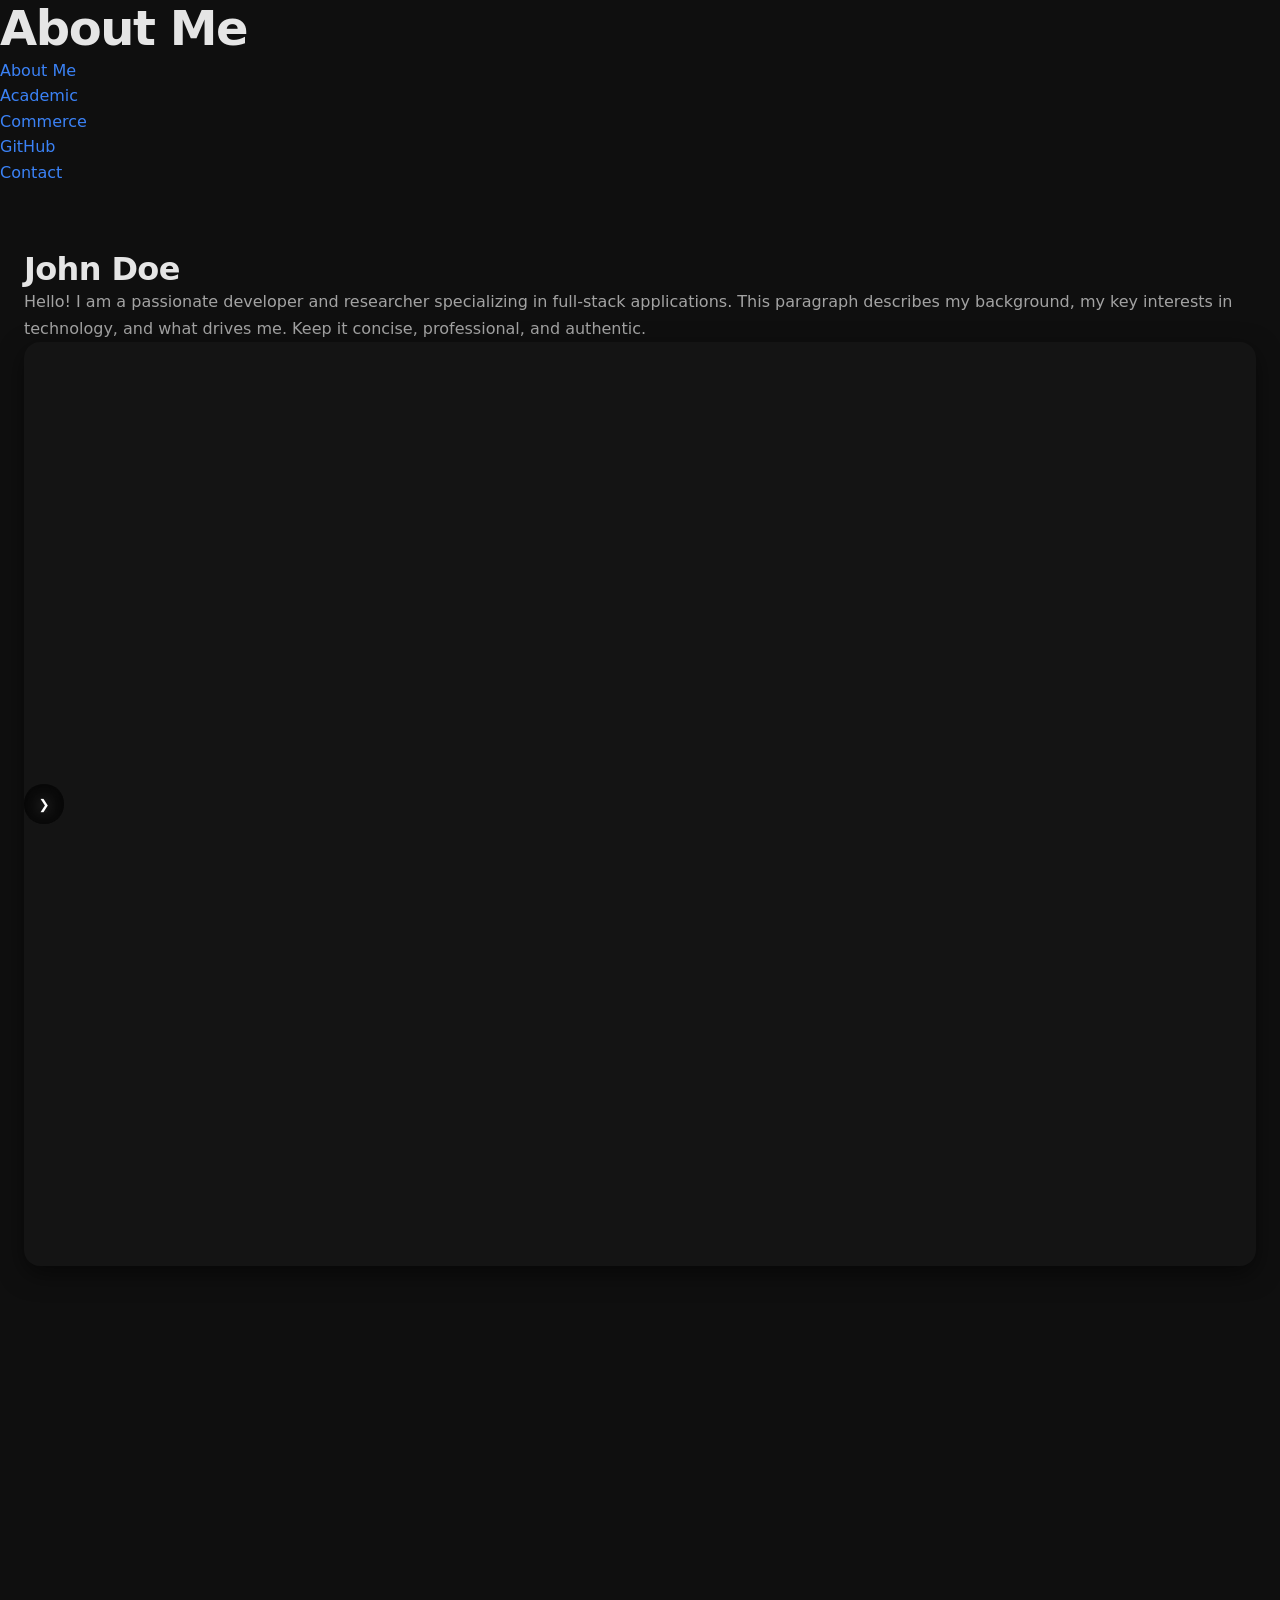
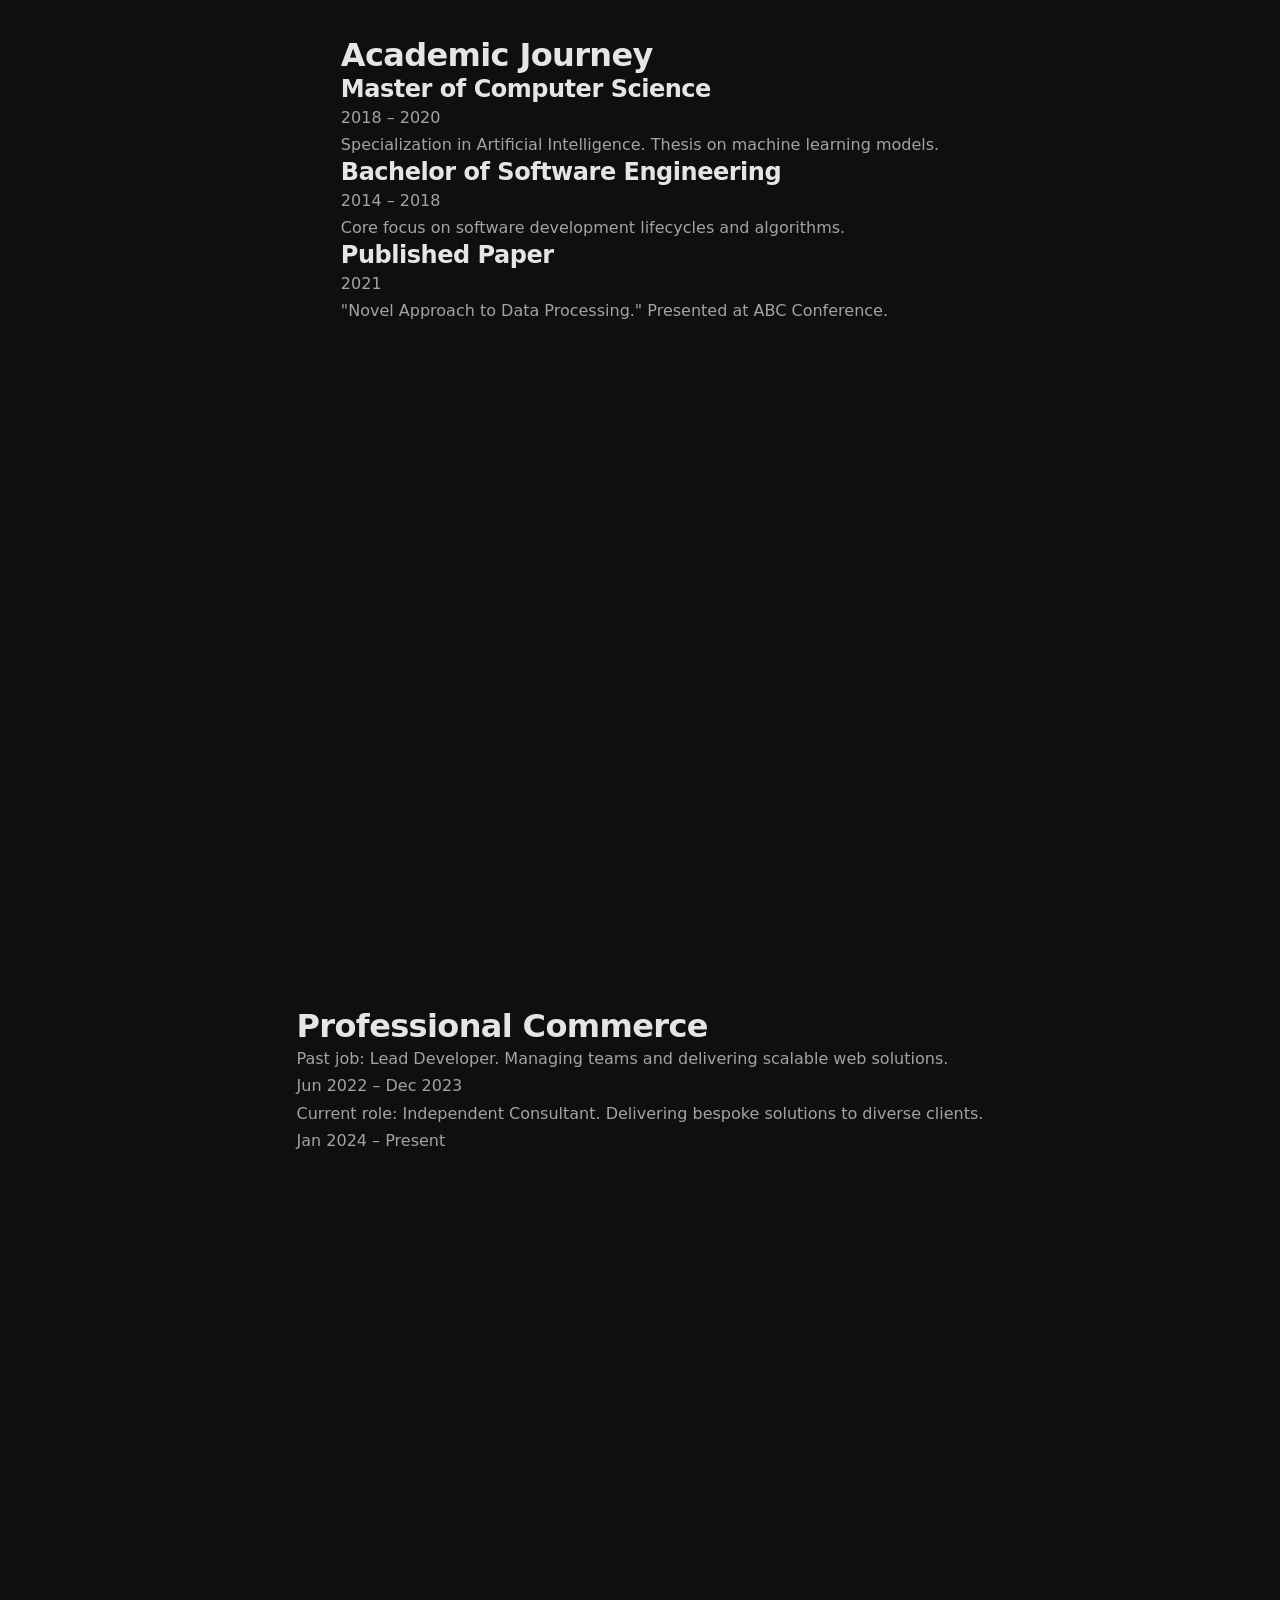
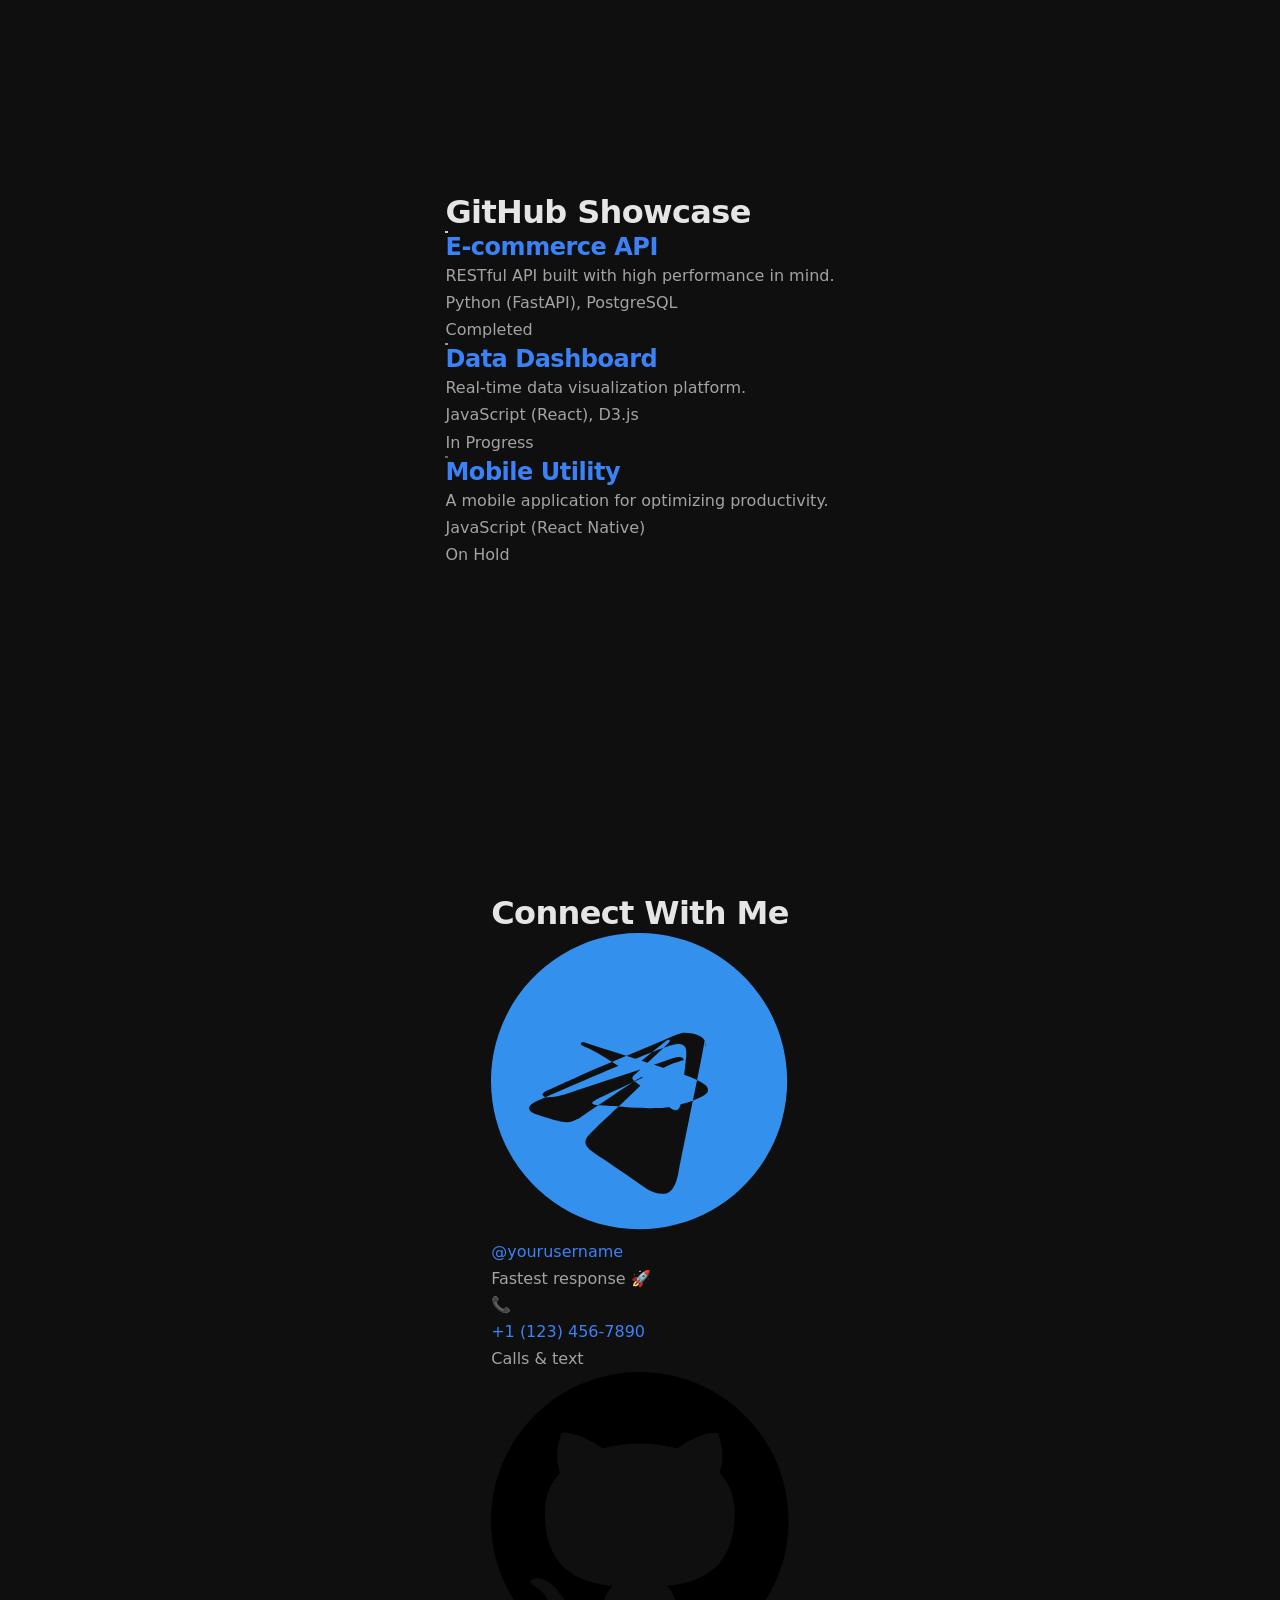
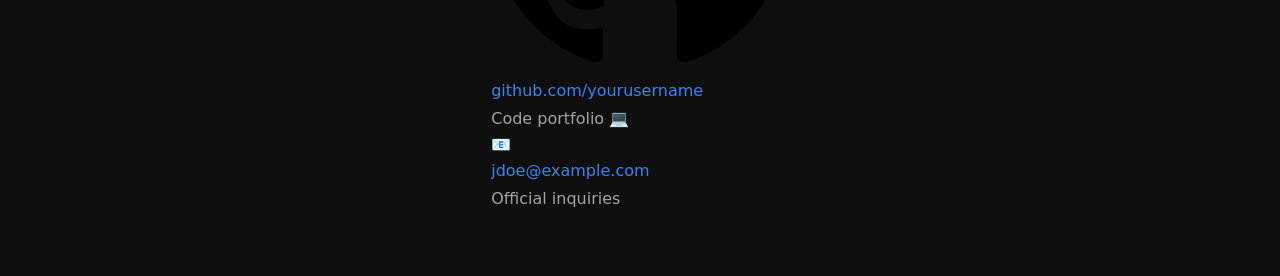
<file: gemini-code-1782911634475.html>
<!DOCTYPE html>
<html lang="en">
<head>
    <meta charset="UTF-8">
    <meta name="viewport" content="width=device-width, initial-scale=1.0">
    <title>My Personal Resume</title>
    <link rel="stylesheet" href="style.css">
    <link rel="icon" href="data:image/svg+xml,<svg xmlns=%22http://www.w3.org/2000/svg%22 viewBox=%220 0 100 100%22><text y=%22.9em%22 font-size=%2290%22>📄</text></svg>">
</head>
<body>

    <header class="fixed-header">
        <h1 id="active-section-title">About Me</h1>
    </header>

    <nav class="sidebar">
        <ul>
            <li><a href="#about-me" class="active">About Me</a></li>
            <li><a href="#academic-experience">Academic</a></li>
            <li><a href="#commerce-experience">Commerce</a></li>
            <li><a href="#github-projects">GitHub</a></li>
            <li><a href="#contact-info">Contact</a></li>
        </ul>
    </nav>

    <main class="content-wrapper">

        <section id="about-me" class="section active" style="background-color: var(--color-about);">
            <div class="content">
                <h2>John Doe</h2>
                <p>Hello! I am a passionate developer and researcher specializing in full-stack applications. This paragraph describes my background, my key interests in technology, and what drives me. Keep it concise, professional, and authentic.</p>
                
                <div class="carousel-container">
                    <div class="carousel">
                        <div class="carousel-track">
                            <div class="carousel-slide"><img src="data:image/svg+xml,%3Csvg xmlns='http://www.w3.org/2000/svg' width='1' height='1' viewBox='0 0 1 1'%3E%3Crect width='1' height='1' fill='%23cccccc'/%3E%3Ctext x='50%25' y='50%25' font-size='0.1' text-anchor='middle' alignment-baseline='middle' fill='%23666666'%3EPlaceholder 1%3C/text%3E%3C/svg%3E" alt="Portrait Placeholder 1"></div>
                            <div class="carousel-slide"><img src="data:image/svg+xml,%3Csvg xmlns='http://www.w3.org/2000/svg' width='1' height='1' viewBox='0 0 1 1'%3E%3Crect width='1' height='1' fill='%23999999'/%3E%3Ctext x='50%25' y='50%25' font-size='0.1' text-anchor='middle' alignment-baseline='middle' fill='%23333333'%3EPlaceholder 2%3C/text%3E%3C/svg%3E" alt="Portrait Placeholder 2"></div>
                        </div>
                    </div>
                    <button class="carousel-btn prev" aria-label="Previous image">&#10094;</button>
                    <button class="carousel-btn next" aria-label="Next image">&#10095;</button>
                </div>
            </div>
        </section>

        <section id="academic-experience" class="section" style="background-color: var(--color-academic);">
            <div class="content">
                <h2>Academic Journey</h2>
                <div class="bubble-grid">
                    <div class="bubble">
                        <h3>Master of Computer Science</h3>
                        <p class="date">2018 – 2020</p>
                        <p>Specialization in Artificial Intelligence. Thesis on machine learning models.</p>
                    </div>
                    <div class="bubble">
                        <h3>Bachelor of Software Engineering</h3>
                        <p class="date">2014 – 2018</p>
                        <p>Core focus on software development lifecycles and algorithms.</p>
                    </div>
                    <div class="bubble">
                        <h3>Published Paper</h3>
                        <p class="date">2021</p>
                        <p>"Novel Approach to Data Processing." Presented at ABC Conference.</p>
                    </div>
                </div>
            </div>
        </section>

        <section id="commerce-experience" class="section" style="background-color: var(--color-commerce);">
            <div class="content">
                <h2>Professional Commerce</h2>
                <div class="bubble-grid">
                    <div class="bubble">
                        <p>Past job: Lead Developer. Managing teams and delivering scalable web solutions.</p>
                        <p class="date">Jun 2022 – Dec 2023</p>
                    </div>
                    <div class="bubble">
                        <p>Current role: Independent Consultant. Delivering bespoke solutions to diverse clients.</p>
                        <p class="date">Jan 2024 – Present</p>
                    </div>
                </div>
            </div>
        </section>

        <section id="github-projects" class="section" style="background-color: var(--color-github);">
            <div class="content">
                <h2>GitHub Showcase</h2>
                <div class="bubble-grid projects">
                    <div class="bubble project-bubble">
                        <img src="data:image/svg+xml,%3Csvg xmlns='http://www.w3.org/2000/svg' width='3' height='2' viewBox='0 0 3 2'%3E%3Crect width='3' height='2' fill='%23cccccc'/%3E%3Ctext x='50%25' y='50%25' font-size='0.2' text-anchor='middle' alignment-baseline='middle' fill='%23666666'%3EProject 1%3C/text%3E%3C/svg%3E" alt="Project Screenshot">
                        <h3><a href="https://github.com/yourusername/project1" target="_blank">E-commerce API</a></h3>
                        <p>RESTful API built with high performance in mind.</p>
                        <p class="stack">Python (FastAPI), PostgreSQL</p>
                        <p class="status completed"><span class="dot"></span>Completed</p>
                    </div>
                    <div class="bubble project-bubble">
                        <img src="data:image/svg+xml,%3Csvg xmlns='http://www.w3.org/2000/svg' width='3' height='2' viewBox='0 0 3 2'%3E%3Crect width='3' height='2' fill='%23999999'/%3E%3Ctext x='50%25' y='50%25' font-size='0.2' text-anchor='middle' alignment-baseline='middle' fill='%23333333'%3EProject 2%3C/text%3E%3C/svg%3E" alt="Project Screenshot">
                        <h3><a href="https://github.com/yourusername/project2" target="_blank">Data Dashboard</a></h3>
                        <p>Real-time data visualization platform.</p>
                        <p class="stack">JavaScript (React), D3.js</p>
                        <p class="status progress"><span class="dot"></span>In Progress</p>
                    </div>
                    <div class="bubble project-bubble">
                        <img src="data:image/svg+xml,%3Csvg xmlns='http://www.w3.org/2000/svg' width='3' height='2' viewBox='0 0 3 2'%3E%3Crect width='3' height='2' fill='%23666666'/%3E%3Ctext x='50%25' y='50%25' font-size='0.2' text-anchor='middle' alignment-baseline='middle' fill='%23eeeeee'%3EProject 3%3C/text%3E%3C/svg%3E" alt="Project Screenshot">
                        <h3><a href="https://github.com/yourusername/project3" target="_blank">Mobile Utility</a></h3>
                        <p>A mobile application for optimizing productivity.</p>
                        <p class="stack">JavaScript (React Native)</p>
                        <p class="status hold"><span class="dot"></span>On Hold</p>
                    </div>
                </div>
            </div>
        </section>

        <section id="contact-info" class="section" style="background-color: var(--color-contact);">
            <div class="content">
                <h2>Connect With Me</h2>
                <div class="bubble-column">
                    <div class="bubble contact-bubble">
                        <svg class="contact-logo" viewBox="0 0 24 24" fill="none" xmlns="http://www.w3.org/2000/svg"><path d="M11.944 0C5.346 0 0 5.346 0 11.944C0 18.542 5.346 23.888 11.944 23.888C18.542 23.888 23.888 18.542 23.888 11.944C23.888 5.346 18.542 0 11.944 0ZM17.29 8.21C17.155 9.605 15.65 16.42 15.115 19.33C14.89 20.575 14.43 20.99 13.985 21.03C13.02 21.12 12.285 20.4 11.355 19.79C10.155 19.005 9.485 18.51 8.32 17.745C6.965 16.85 7.845 16.36 8.615 15.56C8.815 15.35 12.3 12.185 12.365 11.91C12.375 11.875 12.38 11.75 12.31 11.685C12.24 11.62 12.14 11.645 12.065 11.66C11.965 11.68 10.375 12.735 7.29 14.81C6.84 15.12 6.435 15.27 6.07 15.26C5.67 15.25 4.895 15.035 4.31 14.845C3.595 14.615 3.03 14.49 3.08 14.09C3.105 13.88 3.395 13.665 3.945 13.44C7.33 11.97 9.585 10.995 10.725 10.53C13.985 9.195 14.66 8.965 15.105 8.955C15.205 8.955 15.42 8.98 15.565 9.095C15.685 9.19 15.715 9.32 15.73 9.41C15.745 9.495 15.76 9.69 15.75 9.87C15.64 11.025 15.43 12.635 15.29 13.78C15.255 14.07 15.12 14.28 14.935 14.29C14.73 14.305 14.545 14.165 14.37 14.025C14.18 13.875 13.97 13.71 13.755 13.56L12.44 12.6C12.28 12.485 12.13 12.375 11.99 12.27C11.91 12.21 11.83 12.155 11.765 12.1C11.675 12.03 11.59 11.965 11.525 11.9C11.33 11.71 11.39 11.61 11.55 11.455C11.625 11.385 11.71 11.31 11.805 11.23L13.88 9.29L14.295 8.9C14.35 8.845 14.395 8.795 14.415 8.76C14.44 8.72 14.43 8.68 14.415 8.655C14.4 8.635 14.37 8.625 14.35 8.62C14.33 8.615 14.295 8.615 14.27 8.62C14.24 8.62 14.215 8.63 14.2 8.64C14.195 8.64 14.19 8.645 14.185 8.65C14.095 8.72 13.91 8.865 12.67 9.885C12.565 9.97 12.455 10.06 12.345 10.15L11.55 10.79C11.465 10.86 11.385 10.93 11.31 10.99C11.13 11.155 11.005 11.155 10.875 11.075C10.77 11.01 10.665 10.95 10.56 10.885C10.4 10.79 10.245 10.69 10.095 10.6C9.645 10.315 9.22 10.05 8.92 9.875C8.61 9.69 8.32 9.53 8.1 9.42C7.94 9.34 7.82 9.285 7.74 9.255L7.61 9.195L7.545 9.175L7.53 9.17L7.51 9.16C7.475 9.14 7.42 9.11 7.375 9.075C7.29 9.015 7.215 8.93 7.25 8.87C7.26 8.85 7.275 8.835 7.305 8.825C7.36 8.8 7.44 8.805 7.505 8.82L8.29 9.07L8.91 9.27L9.89 9.585L11.455 10.08L14.015 10.915L15.355 11.36C15.825 11.52 16.14 11.645 16.48 11.8C16.82 11.955 17.075 12.095 17.26 12.245C17.445 12.395 17.51 12.55 17.5 12.695C17.49 12.83 17.395 12.97 17.165 13.11C16.93 13.25 16.63 13.385 16.29 13.515C15.95 13.645 15.545 13.765 15.015 13.91C14.85 13.955 14.655 13.99 14.41 14.03C14.16 14.07 13.84 14.1 13.435 14.12C13.03 14.135 12.525 14.13 11.905 14.095L11.19 14.065C10.7 14.03 10.045 13.97 9.87 13.96C9.13 13.92 8.75 13.89 8.525 13.87C8.165 13.835 8.08 13.71 8.24 13.59C8.36 13.5 8.55 13.395 8.78 13.285L9.67 12.87L10.375 12.54L11.41 12.05L12.78 11.41C13.25 11.19 13.62 11.015 13.94 10.87C14.25 10.71 14.485 10.6 14.67 10.53L15.11 10.375L15.34 10.305L15.42 10.29C15.485 10.28 15.535 10.265 15.54 10.21C15.545 10.15 15.495 10.105 15.435 10.06C15.365 10.015 15.28 10 15.155 9.995C15.03 9.995 14.87 10.02 14.65 10.1C14.43 10.185 14.095 10.3 13.675 10.45L12.805 10.74L11.785 11.085L10.435 11.535L9.07 11.985L7.74 12.425C7.26 12.585 6.795 12.735 6.425 12.855C6.04 12.97 5.765 13.06 5.615 13.11H5.61C5.39 13.18 5.14 13.22 4.905 13.235C4.665 13.25 4.455 13.245 4.315 13.2C4.18 13.155 4.135 13.07 4.165 12.985C4.195 12.9 4.3 12.82 4.45 12.74L4.85 12.56L5.345 12.335L6.08 12.005C6.18 11.96 6.305 11.905 6.455 11.835C6.61 11.765 6.785 11.685 6.995 11.59C7.21 11.49 7.45 11.38 7.7 11.27C7.96 11.16 8.24 11.035 8.535 10.905L9.5 10.495L10.5 10.075L12 9.455C12.44 9.27 12.84 9.1 13.195 8.95L13.88 8.66C14.28 8.49 14.595 8.355 14.86 8.25C15.12 8.145 15.34 8.08 15.55 8.05L15.61 8.045C15.82 8.045 16.035 8.065 16.245 8.11C16.45 8.15 16.65 8.215 16.83 8.315C17.02 8.41 17.155 8.53 17.24 8.68C17.325 8.825 17.34 8.995 17.29 9.2L17.29 8.21Z" fill="#3390EC"/></svg>
                        <p><a href="https://t.me/yourusername" target="_blank">@yourusername</a></p>
                        <p class="description">Fastest response 🚀</p>
                    </div>
                    <div class="bubble contact-bubble">
                        <span class="contact-logo">📞</span>
                        <p><a href="tel:+11234567890">+1 (123) 456-7890</a></p>
                        <p class="description">Calls & text</p>
                    </div>
                    <div class="bubble contact-bubble">
                        <svg class="contact-logo" viewBox="0 0 24 24" fill="none" xmlns="http://www.w3.org/2000/svg"><path d="M12 0C5.373 0 0 5.373 0 12C0 17.302 3.438 21.8 8.207 23.387C8.807 23.498 9.027 23.127 9.027 22.812C9.027 22.531 9.017 21.593 9.012 20.603C5.673 21.328 4.968 19.125 4.968 19.125C4.422 17.737 3.633 17.367 3.633 17.367C2.543 16.623 3.715 16.638 3.715 16.638C4.918 16.723 5.552 17.871 5.552 17.871C6.623 19.704 8.36 19.175 9.043 18.868C9.153 18.092 9.463 17.563 9.807 17.263C7.143 16.96 4.342 15.928 4.342 11.328C4.342 10.017 4.81 8.947 5.578 8.107C5.455 7.803 5.043 6.582 5.697 4.933C5.697 4.933 6.705 4.61 9.003 6.162C9.96 5.897 10.983 5.765 12 5.76C13.017 5.765 14.04 5.897 14.998 6.162C17.293 4.61 18.3 4.933 18.3 4.933C18.955 6.582 18.543 7.803 18.422 8.107C19.192 8.947 19.657 10.017 19.657 11.328C19.657 15.94 16.852 16.957 14.18 17.253C14.612 17.625 15 18.36 15 19.493C15 21.118 14.985 22.433 14.985 22.812C14.985 23.13 15.202 23.503 15.81 23.385C20.575 21.797 24 17.3 24 12C24 5.373 18.627 0 12 0Z" fill="black"/></svg>
                        <p><a href="https://github.com/yourusername" target="_blank">github.com/yourusername</a></p>
                        <p class="description">Code portfolio 💻</p>
                    </div>
                    <div class="bubble contact-bubble">
                        <span class="contact-logo">📧</span>
                        <p><a href="mailto:jdoe@example.com">jdoe@example.com</a></p>
                        <p class="description">Official inquiries</p>
                    </div>
                </div>
            </div>
        </section>

    </main>

    <script src="script.js"></script>
</body>
</html>
</file>
<file: style.css>
/* === CSS-ПЕРЕМЕННЫЕ === */
:root {
  /* Палитра — тёмная тема */
  --bg-primary: #0f0f0f;
  --bg-secondary: #141414;
  --bg-tertiary: #1a1a1a;
  --bg-card: rgba(255, 255, 255, 0.03);
  --bg-card-hover: rgba(255, 255, 255, 0.06);
  --bg-glass: rgba(255, 255, 255, 0.03);

  /* Акцентные цвета */
  --accent-primary: #3b82f6;
  --accent-primary-rgb: 59, 130, 246;
  --accent-secondary: #8b5cf6;
  --accent-secondary-rgb: 139, 92, 246;
  --accent-gradient: linear-gradient(135deg, var(--accent-primary) 0%, var(--accent-secondary) 100%);

  /* Нейтральные оттенки текста */
  --text-primary: #e5e5e5;
  --text-secondary: #a3a3a3;
  --text-tertiary: #737373;
  --text-muted: #525252;

  /* Отступы — 4px базовая сетка */
  --space-1: 4px;
  --space-2: 8px;
  --space-3: 12px;
  --space-4: 16px;
  --space-5: 24px;
  --space-6: 32px;
  --space-7: 48px;
  --space-8: 64px;
  --space-9: 96px;

  /* Скругления */
  --radius-sm: 8px;
  --radius-md: 12px;
  --radius-lg: 16px;
  --radius-xl: 24px;

  /* Тени */
  --shadow-sm: 0 1px 2px rgba(0, 0, 0, 0.3);
  --shadow-md: 0 4px 12px rgba(0, 0, 0, 0.4);
  --shadow-lg: 0 8px 24px rgba(0, 0, 0, 0.5);
  --shadow-glow: 0 0 24px rgba(var(--accent-primary-rgb), 0.15);
  --shadow-glow-lg: 0 0 40px rgba(var(--accent-primary-rgb), 0.2);

  /* Переходы */
  --transition-fast: 0.15s cubic-bezier(0.4, 0, 0.2, 1);
  --transition-base: 0.3s cubic-bezier(0.4, 0, 0.2, 1);
  --transition-slow: 0.5s cubic-bezier(0.4, 0, 0.2, 1);

  /* Типографика */
  --font-sans: "Inter", system-ui, -apple-system, BlinkMacSystemFont, "Segoe UI", Roboto, "Helvetica Neue", Arial, sans-serif;
  --font-mono: "JetBrains Mono", "Fira Code", "SF Mono", ui-monospace, monospace;

  /* Размеры шрифтов */
  --text-xs: 0.75rem;
  --text-sm: 0.875rem;
  --text-base: 1rem;
  --text-lg: 1.125rem;
  --text-xl: 1.25rem;
  --text-2xl: 1.5rem;
  --text-3xl: 2rem;
  --text-4xl: 3rem;

  /* Жирность */
  --font-normal: 400;
  --font-medium: 500;
  --font-semibold: 600;
  --font-bold: 700;
}

/* === СБРОС СТИЛЕЙ === */
*,
*::before,
*::after {
  box-sizing: border-box;
  margin: 0;
  padding: 0;
}

html {
  scroll-snap-type: y mandatory;
  scroll-behavior: smooth;
  font-size: 16px;
  -webkit-text-size-adjust: 100%;
  -moz-tab-size: 4;
  tab-size: 4;
}

body {
  font-family: var(--font-sans);
  font-size: var(--text-base);
  font-weight: var(--font-normal);
  line-height: 1.6;
  color: var(--text-primary);
  background-color: var(--bg-primary);
  -webkit-font-smoothing: antialiased;
  -moz-osx-font-smoothing: grayscale;
  text-rendering: optimizeLegibility;
  overflow-x: hidden;
}

/* Fallback для canvas */
body.no-canvas {
  background: radial-gradient(ellipse at 50% 30%, hsla(210, 80%, 60%, 0.03) 0%, transparent 70%), var(--bg-primary);
}

/* === БАЗОВЫЕ ЭЛЕМЕНТЫ === */
h1,
h2,
h3,
h4,
h5,
h6 {
  font-weight: var(--font-bold);
  line-height: 1.2;
  color: var(--text-primary);
  letter-spacing: -0.02em;
}

h1 {
  font-size: var(--text-4xl);
  font-weight: var(--font-bold);
  letter-spacing: -0.03em;
}

h2 {
  font-size: var(--text-3xl);
  font-weight: var(--font-semibold);
  letter-spacing: -0.02em;
}

h3 {
  font-size: var(--text-2xl);
  font-weight: var(--font-semibold);
}

h4 {
  font-size: var(--text-xl);
  font-weight: var(--font-medium);
}

p {
  color: var(--text-secondary);
  line-height: 1.7;
}

a {
  color: var(--accent-primary);
  text-decoration: none;
  transition: color var(--transition-base);
}

a:hover {
  color: var(--accent-secondary);
}

img {
  max-width: 100%;
  height: auto;
  display: block;
}

button {
  font-family: inherit;
  cursor: pointer;
  border: none;
  background: none;
  color: inherit;
}

/* === УТИЛИТАРНЫЕ КЛАССЫ === */

.container {
  max-width: 1200px;
  width: 100%;
  margin-left: auto;
  margin-right: auto;
  padding-left: var(--space-5);
  padding-right: var(--space-5);
}

.section {
  min-height: 100vh;
  scroll-snap-align: start;
  display: flex;
  align-items: center;
  justify-content: center;
  padding: var(--space-8) var(--space-5);
  position: relative;
}

.glass {
  background: var(--bg-glass);
  backdrop-filter: blur(20px);
  -webkit-backdrop-filter: blur(20px);
  border: 1px solid rgba(255, 255, 255, 0.06);
  border-radius: var(--radius-lg);
  transition:
    transform var(--transition-base),
    box-shadow var(--transition-base),
    background var(--transition-base);
}

.glass:hover {
  transform: translateY(-4px);
  background: var(--bg-card-hover);
  box-shadow: var(--shadow-lg);
}

.gradient-text {
  background: var(--accent-gradient);
  -webkit-background-clip: text;
  -webkit-text-fill-color: transparent;
  background-clip: text;
}

.mono {
  font-family: var(--font-mono);
  font-size: var(--text-sm);
  letter-spacing: 0.02em;
}

.badge {
  display: inline-flex;
  align-items: center;
  padding: var(--space-1) var(--space-3);
  border-radius: var(--radius-sm);
  font-size: var(--text-xs);
  font-weight: var(--font-semibold);
  text-transform: uppercase;
  letter-spacing: 0.05em;
  background: rgba(var(--accent-primary-rgb), 0.1);
  color: var(--accent-primary);
  border: 1px solid rgba(var(--accent-primary-rgb), 0.2);
}

.badge--tech {
  background: rgba(255, 255, 255, 0.05);
  color: var(--text-tertiary);
  border-color: rgba(255, 255, 255, 0.08);
  font-size: 0.7rem;
  padding: 2px 10px;
}

.divider {
  width: 100%;
  height: 1px;
  background: linear-gradient(90deg, transparent, rgba(255, 255, 255, 0.08), transparent);
  margin: var(--space-6) 0;
}

.sr-only {
  position: absolute;
  width: 1px;
  height: 1px;
  padding: 0;
  margin: -1px;
  overflow: hidden;
  clip: rect(0, 0, 0, 0);
  white-space: nowrap;
  border-width: 0;
}

/* === АНИМАЦИИ === */
@keyframes fade-in-up {
  from {
    opacity: 0;
    transform: translateY(30px);
  }
  to {
    opacity: 1;
    transform: translateY(0);
  }
}

@keyframes fade-in {
  from {
    opacity: 0;
  }
  to {
    opacity: 1;
  }
}

@keyframes scale-in {
  from {
    opacity: 0;
    transform: scale(0.95);
  }
  to {
    opacity: 1;
    transform: scale(1);
  }
}

@keyframes pulse-glow {
  0%,
  100% {
    box-shadow: 0 0 20px rgba(var(--accent-primary-rgb), 0.1);
  }
  50% {
    box-shadow: 0 0 30px rgba(var(--accent-primary-rgb), 0.2);
  }
}

@keyframes gradient-shift {
  0% {
    background-position: 0% 50%;
  }
  50% {
    background-position: 100% 50%;
  }
  100% {
    background-position: 0% 50%;
  }
}

@keyframes status-pulse {
  0%,
  100% {
    transform: scale(1);
    opacity: 1;
  }
  50% {
    transform: scale(1.5);
    opacity: 0.5;
  }
}

.animate-fade-in-up {
  opacity: 0;
}

.animate-fade-in-up.is-visible,
.animate-fade-in-up.visible {
  animation: fade-in-up 0.6s cubic-bezier(0.4, 0, 0.2, 1) forwards;
}

.animate-fade-in {
  opacity: 0;
}

.animate-fade-in.is-visible,
.animate-fade-in.visible {
  animation: fade-in 0.5s cubic-bezier(0.4, 0, 0.2, 1) forwards;
}

.animate-scale-in {
  opacity: 0;
}

.animate-scale-in.is-visible,
.animate-scale-in.visible {
  animation: scale-in 0.5s cubic-bezier(0.4, 0, 0.2, 1) forwards;
}

.animate-pulse-glow {
  animation: pulse-glow 3s ease-in-out infinite;
}

.delay-0 {
  animation-delay: 0s;
}

.delay-100 {
  animation-delay: 0.1s;
}

.delay-200 {
  animation-delay: 0.2s;
}

.delay-300 {
  animation-delay: 0.3s;
}

.delay-400 {
  animation-delay: 0.4s;
}

.delay-500 {
  animation-delay: 0.5s;
}

/* === ИНТЕРАКТИВНЫЕ ЭЛЕМЕНТЫ === */
.btn {
  display: inline-flex;
  align-items: center;
  justify-content: center;
  gap: var(--space-2);
  padding: var(--space-3) var(--space-5);
  border-radius: var(--radius-md);
  font-size: var(--text-sm);
  font-weight: var(--font-semibold);
  letter-spacing: 0.01em;
  transition: all var(--transition-base);
  cursor: pointer;
  border: 1px solid transparent;
}

.btn-primary {
  background: var(--accent-gradient);
  color: #fff;
  box-shadow: var(--shadow-glow);
}

.btn-primary:hover {
  box-shadow: var(--shadow-glow-lg);
  transform: translateY(-1px);
}

.btn-secondary {
  background: var(--bg-tertiary);
  color: var(--text-primary);
  border-color: rgba(255, 255, 255, 0.08);
}

.btn-secondary:hover {
  background: var(--bg-card-hover);
  border-color: rgba(255, 255, 255, 0.12);
}

.btn-ghost {
  background: transparent;
  color: var(--text-secondary);
  border-color: rgba(255, 255, 255, 0.06);
}

.btn-ghost:hover {
  color: var(--text-primary);
  background: var(--bg-card-hover);
  border-color: rgba(255, 255, 255, 0.1);
}

.link-arrow {
  display: inline-flex;
  align-items: center;
  gap: var(--space-2);
  font-weight: var(--font-medium);
  transition: gap var(--transition-base);
}

.link-arrow::after {
  content: "→";
  transition: transform var(--transition-base);
}

.link-arrow:hover::after {
  transform: translateX(4px);
}

/* === СЕТКА === */
.grid {
  display: grid;
  gap: var(--space-5);
}

.grid-2 {
  grid-template-columns: repeat(2, 1fr);
}

.grid-3 {
  grid-template-columns: repeat(3, 1fr);
}

.grid-4 {
  grid-template-columns: repeat(4, 1fr);
}

.flex {
  display: flex;
}

.flex-col {
  flex-direction: column;
}

.items-center {
  align-items: center;
}

.justify-center {
  justify-content: center;
}

.gap-2 {
  gap: var(--space-2);
}
.gap-3 {
  gap: var(--space-3);
}
.gap-4 {
  gap: var(--space-4);
}
.gap-5 {
  gap: var(--space-5);
}

.flex-wrap {
  flex-wrap: wrap;
}

/* === ТИПОГРАФИЧЕСКИЕ УТИЛИТЫ === */
.text-primary {
  color: var(--text-primary);
}
.text-secondary {
  color: var(--text-secondary);
}
.text-tertiary {
  color: var(--text-tertiary);
}
.text-muted {
  color: var(--text-muted);
}
.text-accent {
  color: var(--accent-primary);
}

.text-center {
  text-align: center;
}
.text-left {
  text-align: left;
}

.font-normal {
  font-weight: var(--font-normal);
}
.font-medium {
  font-weight: var(--font-medium);
}
.font-semibold {
  font-weight: var(--font-semibold);
}
.font-bold {
  font-weight: var(--font-bold);
}

.leading-relaxed {
  line-height: 1.75;
}
.leading-snug {
  line-height: 1.4;
}

.tracking-tight {
  letter-spacing: -0.02em;
}
.tracking-wide {
  letter-spacing: 0.05em;
}

.text-sm {
  font-size: var(--text-sm);
}
.text-xs {
  font-size: var(--text-xs);
}

/* === ОТСТУПЫ === */
.mt-1 {
  margin-top: var(--space-1);
}
.mt-2 {
  margin-top: var(--space-2);
}
.mt-3 {
  margin-top: var(--space-3);
}
.mt-4 {
  margin-top: var(--space-4);
}
.mt-5 {
  margin-top: var(--space-5);
}
.mt-6 {
  margin-top: var(--space-6);
}
.mt-7 {
  margin-top: var(--space-7);
}
.mt-8 {
  margin-top: var(--space-8);
}

.mb-1 {
  margin-bottom: var(--space-1);
}
.mb-2 {
  margin-bottom: var(--space-2);
}
.mb-3 {
  margin-bottom: var(--space-3);
}
.mb-4 {
  margin-bottom: var(--space-4);
}
.mb-5 {
  margin-bottom: var(--space-5);
}
.mb-6 {
  margin-bottom: var(--space-6);
}
.mb-7 {
  margin-bottom: var(--space-7);
}
.mb-8 {
  margin-bottom: var(--space-8);
}

/* === ФОНОВЫЕ УТИЛИТЫ === */
.bg-primary {
  background-color: var(--bg-primary);
}
.bg-secondary {
  background-color: var(--bg-secondary);
}
.bg-tertiary {
  background-color: var(--bg-tertiary);
}

/* === ФОКУС-СОСТОЯНИЯ ДОСТУПНОСТИ === */
:focus-visible {
  outline: 2px solid var(--accent-primary);
  outline-offset: 2px;
  border-radius: var(--radius-sm);
}

/* === СКРОЛЛБАР === */
::-webkit-scrollbar {
  width: 8px;
}

::-webkit-scrollbar-track {
  background: var(--bg-primary);
}

::-webkit-scrollbar-thumb {
  background: var(--bg-tertiary);
  border-radius: var(--radius-sm);
}

::-webkit-scrollbar-thumb:hover {
  background: var(--text-muted);
}

/* === CANVAS ФОН === */
#bgCanvas {
  position: fixed;
  top: 0;
  left: 0;
  width: 100%;
  height: 100%;
  z-index: -1;
  pointer-events: none;
}

/* === ИНДИКАТОР ПРОГРЕССА СКРОЛЛА (верхний) === */
.scroll-progress {
  position: fixed;
  top: 0;
  left: 0;
  height: 2px;
  width: 0%;
  background: var(--accent-gradient);
  background-size: 200% 200%;
  z-index: 1000;
  transition: width 0.1s linear;
  pointer-events: none;
}

/* === МОБИЛЬНЫЙ ИНДИКАТОР ПРОГРЕССА (нижний) === */
.mobile-progress {
  display: none;
  position: fixed;
  bottom: 0;
  left: 0;
  height: 2px;
  width: 0%;
  background: var(--accent-gradient);
  z-index: 1000;
  transition: width 0.1s linear;
  pointer-events: none;
}

/* === НАВИГАЦИЯ (ТОЧКИ) === */
.nav-dots {
  position: fixed;
  right: 32px;
  top: 50%;
  transform: translateY(-50%);
  z-index: 100;
  display: flex;
  flex-direction: column;
  gap: 14px;
  align-items: center;
}

.nav-dot {
  display: block;
  width: 8px;
  height: 8px;
  border-radius: 50%;
  background: rgba(255, 255, 255, 0.2);
  cursor: pointer;
  transition: all 0.3s cubic-bezier(0.4, 0, 0.2, 1);
  position: relative;
  border: none;
}

.nav-dot:hover {
  background: rgba(255, 255, 255, 0.5);
  transform: scale(1.3);
}

.nav-dot.active {
  width: 24px;
  height: 8px;
  border-radius: 4px;
  background: var(--accent-primary);
  box-shadow: 0 0 12px rgba(var(--accent-primary-rgb), 0.5);
}

/* Тултипы для точек навигации */
.nav-dot::before {
  content: attr(data-tooltip);
  position: absolute;
  right: calc(100% + 12px);
  top: 50%;
  transform: translateY(-50%) translateX(8px);
  background: rgba(0, 0, 0, 0.8);
  color: #fff;
  padding: 6px 12px;
  border-radius: 6px;
  font-size: 12px;
  font-weight: 500;
  white-space: nowrap;
  opacity: 0;
  visibility: hidden;
  transition: all 0.2s ease;
  pointer-events: none;
  backdrop-filter: blur(8px);
  -webkit-backdrop-filter: blur(8px);
  border: 1px solid rgba(255, 255, 255, 0.08);
}

.nav-dot:hover::before {
  opacity: 1;
  visibility: visible;
  transform: translateY(-50%) translateX(0);
}

/* ============================================================
   SECTION 0: ABOUT ME — ОБНОВЛЁННЫЕ СТИЛИ
   ============================================================ */

/* Контейнер секции */
.about-container {
  max-width: 1100px;
  width: 100%;
  margin-left: auto;
  margin-right: auto;
  padding-left: var(--space-5);
  padding-right: var(--space-5);
}

/* Двухколоночный layout */
.about-layout {
  display: flex;
  gap: 48px;
  align-items: center;
  flex-wrap: nowrap;
}

/* Карусель — левая колонка (45%) */
.carousel-wrapper {
  flex: 0 0 45%;
  min-width: 0;
}

/* Контейнер карусели */
.carousel-container {
  position: relative;
  width: 100%;
  aspect-ratio: 4 / 3;
  border-radius: 16px;
  overflow: hidden;
  background: var(--bg-secondary);
  box-shadow: var(--shadow-lg);
}

/* Слайды */
.carousel-slides {
  position: relative;
  width: 100%;
  height: 100%;
}

.carousel-slide {
  position: absolute;
  top: 0;
  left: 0;
  width: 100%;
  height: 100%;
  opacity: 0;
  transition: opacity 0.6s cubic-bezier(0.4, 0, 0.2, 1);
  pointer-events: none;
}

.carousel-slide.active {
    opacity: 1;
    pointer-events: auto;
}

.carousel-slide img {
  width: 100%;
  height: 100%;
  object-fit: cover;
  display: block;
}

/* 1st slide */
.carousel-slide:nth-child(1) img {
  object-position: 50% 10%;
  transform: scale(1);
}

/* 2nd slide */
.carousel-slide:nth-child(2) img {
  object-position: 50% 50%;
  transform: scale(1);
}

/* 3rd slide */
.carousel-slide:nth-child(3) img {
  object-position: 50% 20%;
  transform: scale(2);
}

/* Placeholder — показывается, если изображение не загрузилось */
.carousel-placeholder {
  position: absolute;
  top: 0;
  left: 0;
  width: 100%;
  height: 100%;
  display: flex;
  align-items: center;
  justify-content: center;
  background: linear-gradient(135deg, rgba(59, 130, 246, 0.15) 0%, rgba(139, 92, 246, 0.15) 100%);
  z-index: 1;
}

/* Плейсхолдер скрывается, если изображение загрузилось */
.carousel-slide img:not([src=""]) {
  position: relative;
  z-index: 2;
}

.carousel-slide img[src=""] + .carousel-placeholder,
.carousel-slide img:not([src]) + .carousel-placeholder {
  display: flex;
}

.carousel-placeholder-text {
  font-size: 4rem;
  font-weight: 700;
  color: var(--text-primary);
  opacity: 0.3;
  user-select: none;
  letter-spacing: -0.02em;
}

/* Кнопки навигации карусели */
.carousel-btn {
  position: absolute;
  top: 50%;
  transform: translateY(-50%);
  width: 40px;
  height: 40px;
  border-radius: 50%;
  background: rgba(0, 0, 0, 0.4);
  backdrop-filter: blur(8px);
  -webkit-backdrop-filter: blur(8px);
  border: none;
  color: #fff;
  cursor: pointer;
  display: flex;
  align-items: center;
  justify-content: center;
  transition:
    background var(--transition-fast),
    transform var(--transition-fast);
  z-index: 5;
}

.carousel-btn svg {
  width: 20px;
  height: 20px;
  flex-shrink: 0;
}

.carousel-btn:hover {
  background: rgba(0, 0, 0, 0.6);
  transform: translateY(-50%) scale(1.1);
}

.carousel-btn:focus-visible {
  outline: 2px solid var(--accent-primary);
  outline-offset: 2px;
}

.carousel-prev {
    left: 12px;
}

.carousel-next {
    right: 12px;
}

/* Индикаторы (dots) карусели */
.carousel-indicators {
  position: absolute;
  bottom: 16px;
  left: 50%;
  transform: translateX(-50%);
  display: flex;
  gap: 8px;
  z-index: 5;
}

.carousel-dot {
  width: 8px;
  height: 8px;
  border-radius: 50%;
  background: rgba(255, 255, 255, 0.3);
  cursor: pointer;
  border: none;
  padding: 0;
  transition: all 0.3s cubic-bezier(0.4, 0, 0.2, 1);
}

.carousel-dot.active {
  background: #fff;
  width: 24px;
  border-radius: 4px;
}

.carousel-dot:focus-visible {
  outline: 2px solid var(--accent-primary);
  outline-offset: 2px;
}

/* Текстовый блок — правая колонка (55%) */
.about-text {
  flex: 0 0 55%;
  min-width: 0;
}

/* Статус-бейдж */
.status-badge {
  display: inline-flex;
  align-items: center;
  gap: 8px;
  background: rgba(34, 197, 94, 0.15);
  color: #22c55e;
  padding: 8px 16px;
  border-radius: 50px;
  font-size: 0.9rem;
  font-weight: 500;
  margin-bottom: 24px;
  border: 1px solid rgba(34, 197, 94, 0.2);
}

.status-dot {
  width: 8px;
  height: 8px;
  border-radius: 50%;
  background: #22c55e;
  display: inline-block;
  animation: status-pulse 2s ease-in-out infinite;
  flex-shrink: 0;
}

/* Заголовок */
.about-title {
  font-size: 2.5rem;
  font-weight: 700;
  margin-bottom: 24px;
  letter-spacing: -0.02em;
  color: var(--text-primary);
}

/* Параграфы */
.about-paragraphs p {
  font-size: 1.05rem;
  line-height: 1.7;
  color: rgba(255, 255, 255, 0.7);
  margin-bottom: 16px;
}

.about-paragraphs p:last-child {
  margin-bottom: 16px;
}

/* === БАБЛЫ / КАРТОЧКИ (общие) === */
.bubble-title {
  font-size: var(--text-lg);
  font-weight: var(--font-bold);
  margin-bottom: var(--space-2);
  color: var(--text-primary);
}

.bubble-type {
  font-size: var(--text-sm);
  font-weight: var(--font-semibold);
  text-transform: uppercase;
  letter-spacing: 0.06em;
  color: var(--text-tertiary);
  margin-bottom: var(--space-3);
}

.bubble-desc {
  font-size: var(--text-sm);
  line-height: 1.6;
  color: var(--text-secondary);
}

.bubble-link {
  color: var(--text-primary);
  font-size: var(--text-lg);
  text-decoration: none;
  font-weight: var(--font-bold);
  transition: color var(--transition-base);
}

.bubble-link:hover {
  color: var(--accent-primary);
}

/* === СТАТУСЫ ПРОЕКТОВ === */
.status-badge-project {
  display: inline-flex;
  align-items: center;
  padding: 3px 12px;
  border-radius: 50px;
  font-size: 0.7rem;
  font-weight: var(--font-semibold);
  text-transform: uppercase;
  letter-spacing: 0.4px;
}

.status--completed {
  background: rgba(34, 197, 94, 0.15);
  color: #22c55e;
  border: 1px solid rgba(34, 197, 94, 0.3);
}

.status--on-hold {
  background: rgba(245, 158, 11, 0.15);
  color: #f59e0b;
  border: 1px solid rgba(245, 158, 11, 0.3);
}

.status--in-progress {
  background: rgba(139, 92, 246, 0.15);
  color: #8b5cf6;
  border: 1px solid rgba(139, 92, 246, 0.3);
}

/* === ПРОЕКТЫ === */
.project-card {
  display: flex;
  flex-direction: column;
  padding: var(--space-5);
}

.project-card .bubble-link {
  margin-bottom: var(--space-2);
}

/* === КОНТАКТЫ === */
.contact-grid {
  display: grid;
  grid-template-columns: repeat(3, 1fr);
  gap: var(--space-4);
  max-width: 900px;
  margin: 0 auto;
}

.contact-card {
  display: flex;
  align-items: center;
  gap: var(--space-4);
  padding: var(--space-4) var(--space-5);
  text-decoration: none;
  color: inherit;
  cursor: pointer;
}

.contact-card:hover {
  text-decoration: none;
  color: inherit;
}

.contact-icon {
  font-size: 1.8rem;
  flex-shrink: 0;
  line-height: 1;
  display: flex;
  align-items: center;
  justify-content: center;
  color: var(--text-tertiary);
  transition: color var(--transition-base);
}

.contact-card:hover .contact-icon {
  color: var(--accent-primary);
}

.contact-icon svg {
  width: 28px;
  height: 28px;
}

.contact-details {
  display: flex;
  flex-direction: column;
  gap: 2px;
  min-width: 0;
}

.contact-label {
  font-size: var(--text-xs);
  font-weight: var(--font-semibold);
  text-transform: uppercase;
  letter-spacing: 0.05em;
  color: var(--text-tertiary);
}

.contact-value {
  font-size: var(--text-sm);
  font-weight: var(--font-medium);
  color: var(--text-primary);
  word-break: break-word;
}

.contact-hint {
  font-size: var(--text-xs);
  color: var(--text-muted);
}

/* ============================================================
   TIMELINE STYLES
   ============================================================ */

/* Section Header */
.section-header {
  text-align: center;
  margin-bottom: 48px;
}

.section-header h2 {
  font-size: 2rem;
  font-weight: 700;
  margin-bottom: 0;
  color: var(--text-primary);
}

.section-header-line {
  width: 40px;
  height: 3px;
  background: var(--accent-gradient);
  margin: 12px auto 16px;
  border-radius: 2px;
}

.section-header .text-secondary {
  font-size: var(--text-base);
  color: var(--text-secondary);
}

/* Timeline Container */
.timeline {
  position: relative;
  max-width: 900px;
  margin: 0 auto;
  padding: 0;
}

/* Central Line */
.timeline-line {
  position: absolute;
  left: 50%;
  top: 0;
  bottom: 0;
  width: 2px;
  background: linear-gradient(180deg, var(--accent-primary) 0%, var(--accent-secondary) 100%);
  transform: translateX(-50%);
  z-index: 1;
}

/* Timeline Item */
.timeline-item {
  position: relative;
  width: 100%;
  margin-bottom: 48px;
  display: flex;
  align-items: flex-start;
}

.timeline-item:last-child {
  margin-bottom: 0;
}

/* Timeline Dot */
.timeline-dot {
  position: absolute;
  left: 50%;
  top: 24px;
  width: 12px;
  height: 12px;
  border-radius: 50%;
  background: var(--accent-primary);
  border: 3px solid #0f0f0f;
  box-shadow: 0 0 0 3px rgba(59, 130, 246, 0.2);
  transform: translateX(-50%);
  z-index: 2;
  flex-shrink: 0;
}

/* Timeline Card (Glassmorphism) */
.timeline-card {
  position: relative;
  width: calc(50% - 40px);
  background: rgba(255, 255, 255, 0.03);
  backdrop-filter: blur(20px);
  -webkit-backdrop-filter: blur(20px);
  border: 1px solid rgba(255, 255, 255, 0.06);
  border-radius: 16px;
  padding: 28px;
  transition:
    transform var(--transition-base),
    box-shadow var(--transition-base),
    background var(--transition-base);
}

.timeline-card:hover {
  transform: translateY(-4px);
  background: rgba(255, 255, 255, 0.05);
  box-shadow: 0 8px 24px rgba(0, 0, 0, 0.5);
}

/* Left item - card on left */
.timeline-item--left .timeline-card {
  margin-right: auto;
  margin-left: 0;
}

/* Right item - card on right */
.timeline-item--right .timeline-card {
  margin-left: auto;
  margin-right: 0;
}

/* Arrow pointer */
.timeline-arrow {
  position: absolute;
  top: 24px;
  width: 0;
  height: 0;
  border-style: solid;
}

/* Left card arrow points right */
.timeline-item--left .timeline-arrow {
  right: -8px;
  border-width: 8px 0 8px 8px;
  border-color: transparent transparent transparent rgba(255, 255, 255, 0.06);
}

/* Right card arrow points left */
.timeline-item--right .timeline-arrow {
  left: -8px;
  border-width: 8px 8px 8px 0;
  border-color: transparent rgba(255, 255, 255, 0.06) transparent transparent;
}

/* Timeline Card Content */
.timeline-title {
  font-size: 1.25rem;
  font-weight: 600;
  color: #fff;
  margin-bottom: 4px;
  line-height: 1.3;
}

.timeline-subtitle {
  font-size: 0.9rem;
  color: var(--accent-primary);
  font-weight: 500;
  text-transform: uppercase;
  letter-spacing: 0.05em;
  margin-bottom: 12px;
  line-height: 1.4;
}

.timeline-date {
  display: flex;
  align-items: center;
  gap: 6px;
  font-size: 0.85rem;
  color: rgba(255, 255, 255, 0.4);
  margin-bottom: 12px;
  font-family: var(--font-mono);
}

.timeline-date-icon {
  color: rgba(255, 255, 255, 0.4);
  flex-shrink: 0;
}

.timeline-desc {
  font-size: 0.95rem;
  color: rgba(255, 255, 255, 0.6);
  line-height: 1.6;
  margin-bottom: 0;
}

/* Timeline Tags */
.timeline-tags {
  display: flex;
  flex-wrap: wrap;
  gap: 8px;
  margin-top: 16px;
}

.timeline-tag {
  display: inline-flex;
  align-items: center;
  background: rgba(255, 255, 255, 0.05);
  border: 1px solid rgba(255, 255, 255, 0.1);
  border-radius: 6px;
  padding: 4px 10px;
  font-size: 0.8rem;
  color: rgba(255, 255, 255, 0.7);
  font-family: var(--font-mono);
  font-weight: 500;
  transition: all var(--transition-fast);
}

.timeline-tag:hover {
  background: rgba(255, 255, 255, 0.08);
  border-color: rgba(255, 255, 255, 0.15);
  color: rgba(255, 255, 255, 0.9);
}

/* ============================================================
   TIMELINE MOBILE (< 768px)
   ============================================================ */

@media (max-width: 768px) {
  .timeline-line {
    left: 20px;
    transform: none;
  }

  .timeline-dot {
    left: 20px;
    transform: translateX(-50%);
  }

  .timeline-item--left .timeline-card,
  .timeline-item--right .timeline-card {
    width: calc(100% - 56px);
    margin-left: 48px;
    margin-right: 0;
  }

  .timeline-arrow {
    display: none;
  }

  .timeline-card {
    padding: 20px;
  }

  .timeline-title {
    font-size: 1.1rem;
  }

  .timeline-subtitle {
    font-size: 0.8rem;
  }

  .timeline-date {
    font-size: 0.8rem;
  }

  .timeline-desc {
    font-size: 0.9rem;
  }

  .timeline-tags {
    gap: 6px;
    margin-top: 12px;
  }

  .timeline-tag {
    font-size: 0.75rem;
    padding: 3px 8px;
  }
}

@media (max-width: 480px) {
  .timeline-item--left .timeline-card,
  .timeline-item--right .timeline-card {
    width: calc(100% - 48px);
    margin-left: 40px;
  }

  .timeline-line {
    left: 16px;
  }

  .timeline-dot {
    left: 16px;
  }

  .timeline-card {
    padding: 16px;
  }
}

/* === АДАПТИВ === */
@media (max-width: 1024px) {
  .grid-3,
  .grid-4 {
    grid-template-columns: repeat(2, 1fr);
  }

  .contact-grid {
    grid-template-columns: repeat(2, 1fr);
  }
}

@media (max-width: 768px) {
  :root {
    --text-4xl: 2.25rem;
    --text-3xl: 1.75rem;
  }

  .container {
    padding-left: var(--space-4);
    padding-right: var(--space-4);
  }

  .section {
    padding: var(--space-6) var(--space-4);
  }

  .grid-2,
  .grid-3,
  .grid-4 {
    grid-template-columns: 1fr;
  }

  .contact-grid {
    grid-template-columns: 1fr;
  }

  .glass:hover {
    transform: none;
  }

  /* About section mobile layout */
  .about-layout {
    flex-direction: column;
    gap: var(--space-5);
  }

  .carousel-wrapper {
    flex: 0 0 auto;
    width: 100%;
    max-width: 100%;
  }

  .about-text {
    flex: 0 0 auto;
    width: 100%;
  }

  .about-title {
    font-size: 2rem;
  }

  .about-paragraphs p {
    font-size: 1rem;
  }

  /* Скрываем навигационные точки на мобильных */
  .nav-dots {
    display: none;
  }

  /* Показываем мобильный индикатор прогресса */
  .mobile-progress {
    display: block;
  }
}

@media (max-width: 480px) {
  :root {
    --text-4xl: 1.875rem;
    --text-3xl: 1.5rem;
  }

  .container {
    padding-left: var(--space-3);
    padding-right: var(--space-3);
  }

  .about-container {
    padding-left: var(--space-3);
    padding-right: var(--space-3);
  }

  .contact-card {
    padding: var(--space-3) var(--space-4);
  }

  .project-card {
    padding: var(--space-4);
  }

  .about-title {
    font-size: 1.75rem;
  }

  .carousel-btn {
    width: 36px;
    height: 36px;
  }

  .carousel-btn svg {
    width: 18px;
    height: 18px;
  }

  .carousel-prev {
    left: 12px;
  }

  .carousel-next {
    right: 12px;
  }
}

/* ============================================================
   NEW: GITHUB PROJECTS SECTION (section-3)
   ============================================================ */

.projects-header {
  text-align: center;
  margin-bottom: 40px;
}

.projects-header h2 {
  font-size: var(--text-3xl);
  font-weight: 700;
  color: var(--text-primary);
  margin-bottom: 0;
}

.projects-subtitle {
  font-size: 1rem;
  color: rgba(255, 255, 255, 0.5);
  text-align: center;
  margin-top: 8px;
}

.project-filter {
  padding: 8px 20px;
  border-radius: 50px;
  background: transparent;
  border: 1px solid rgba(255, 255, 255, 0.1);
  color: rgba(255, 255, 255, 0.6);
  font-size: 0.9rem;
  font-family: var(--font-sans);
  cursor: pointer;
  transition: all var(--transition-base);
}

.project-filter:hover {
  background: rgba(255, 255, 255, 0.05);
}

.project-filter.active {
  background: var(--accent-primary);
  color: #fff;
  border-color: var(--accent-primary);
}

/* Projects Grid */
.projects-grid {
  display: grid;
  grid-template-columns: repeat(3, 1fr);
  gap: 20px;
}

/* Project Card */
.project-card {
  position: relative;
  background: rgba(255, 255, 255, 0.03);
  backdrop-filter: blur(20px);
  -webkit-backdrop-filter: blur(20px);
  border: 1px solid rgba(255, 255, 255, 0.06);
  border-radius: 16px;
  padding: 24px;
  transition:
    transform var(--transition-base),
    border-color var(--transition-base),
    box-shadow var(--transition-base),
    opacity var(--transition-base);
}

.project-card:hover {
  transform: translateY(-4px);
  border-color: rgba(255, 255, 255, 0.12);
  box-shadow: 0 20px 40px rgba(0, 0, 0, 0.3);
}

.project-card.hidden {
  display: none;
}

.project-card.filtering-out {
  opacity: 0;
  transform: translateY(10px);
}

/* Project Name Link */
.project-name {
  display: inline-flex;
  align-items: center;
  gap: 8px;
  font-size: 1.1rem;
  font-weight: 600;
  color: #fff;
  margin-bottom: 8px;
  text-decoration: none;
  transition: color var(--transition-base);
}

.project-name:hover {
  color: var(--accent-primary);
}

.project-name svg {
  flex-shrink: 0;
  opacity: 0.6;
  transition: opacity var(--transition-base);
}

.project-name:hover svg {
  opacity: 1;
}

/* Project Meta (category + status) */
.project-meta {
  display: flex;
  align-items: center;
  gap: 10px;
  margin-bottom: 12px;
  flex-wrap: wrap;
}

.project-category {
  font-size: 0.8rem;
  color: var(--accent-primary);
  text-transform: uppercase;
  letter-spacing: 0.05em;
  font-weight: 500;
}

.project-status {
  padding: 3px 10px;
  border-radius: 50px;
  font-size: 0.75rem;
  font-weight: 600;
}

.project-status.status--completed {
  background: rgba(34, 197, 94, 0.15);
  color: #22c55e;
}

.project-status.status--in-progress {
  background: rgba(139, 92, 246, 0.15);
  color: #8b5cf6;
}

.project-status.status--on-hold {
  background: rgba(245, 158, 11, 0.15);
  color: #f59e0b;
}

/* Project Stack */
.project-stack {
  font-size: 0.85rem;
  color: rgba(255, 255, 255, 0.5);
  margin-bottom: 12px;
  font-family: var(--font-mono);
}

/* Project Description */
.project-desc {
  font-size: 0.9rem;
  color: rgba(255, 255, 255, 0.6);
  line-height: 1.5;
  margin-bottom: 0;
}

/* GitHub Corner Icon */
.project-github-icon {
  position: absolute;
  top: 16px;
  right: 16px;
  color: rgba(255, 255, 255, 0.3);
  transition:
    color var(--transition-base),
    opacity var(--transition-base);
  text-decoration: none;
}

.project-github-icon:hover {
  color: rgba(255, 255, 255, 0.8);
}

/* ============================================================
   NEW: CONTACTS SECTION (section-4)
   ============================================================ */

.contacts-header {
  text-align: center;
  margin-bottom: 40px;
}

.contacts-header h2 {
  font-size: var(--text-3xl);
  font-weight: 700;
  color: var(--text-primary);
  margin-bottom: 0;
}

.contacts-subtitle {
  font-size: 1rem;
  color: rgba(255, 255, 255, 0.5);
  text-align: center;
  margin-top: 8px;
}

/* Contacts Grid */
.contacts-grid {
  display: grid;
  grid-template-columns: repeat(2, 1fr);
  gap: 16px;
  max-width: 600px;
  margin: 0 auto;
}

/* Contact Card */
.contact-card {
  display: flex;
  align-items: center;
  gap: 16px;
  background: rgba(255, 255, 255, 0.03);
  backdrop-filter: blur(20px);
  -webkit-backdrop-filter: blur(20px);
  border: 1px solid rgba(255, 255, 255, 0.06);
  border-radius: 12px;
  padding: 16px 20px;
  text-decoration: none;
  color: inherit;
  transition:
    background var(--transition-base),
    transform var(--transition-base),
    border-color var(--transition-base);
}

.contact-card:hover {
  background: rgba(255, 255, 255, 0.05);
  transform: translateY(-2px);
  text-decoration: none;
  color: inherit;
}

/* Priority Contact (Telegram) */
.contact-card--priority {
  border: 1px solid rgba(59, 130, 246, 0.3);
  background: rgba(59, 130, 246, 0.05);
}

.contact-card--priority:hover {
  background: rgba(59, 130, 246, 0.08);
  border-color: rgba(59, 130, 246, 0.4);
}

/* Contact Icon */
.contact-card-icon {
  width: 40px;
  height: 40px;
  border-radius: 50%;
  background: rgba(255, 255, 255, 0.05);
  display: flex;
  align-items: center;
  justify-content: center;
  flex-shrink: 0;
  color: var(--accent-primary);
  transition:
    background var(--transition-base),
    color var(--transition-base);
}

.contact-card:hover .contact-card-icon {
  background: rgba(255, 255, 255, 0.08);
  color: var(--accent-secondary);
}

.contact-card-icon svg {
  width: 20px;
  height: 20px;
}

/* Contact Info */
.contact-card-info {
  display: flex;
  flex-direction: column;
  gap: 2px;
  min-width: 0;
}

.contact-card-label {
  font-size: 1rem;
  font-weight: 500;
  color: #fff;
}

.contact-card-value {
  font-size: 0.9rem;
  color: rgba(255, 255, 255, 0.5);
  transition: color var(--transition-base);
  word-break: break-word;
}

.contact-card:hover .contact-card-value {
  color: var(--accent-primary);
}

.contact-card-hint {
  font-size: 0.8rem;
  color: rgba(255, 255, 255, 0.35);
  margin-top: 2px;
}

/* ============================================================
   RESPONSIVE: Projects & Contacts
   ============================================================ */

@media (max-width: 1024px) {
  .projects-grid {
    grid-template-columns: repeat(2, 1fr);
  }
}

@media (max-width: 768px) {
  .projects-grid {
    grid-template-columns: 1fr;
  }

  .project-filter {
    padding: 6px 16px;
    font-size: 0.85rem;
  }

  .contacts-grid {
    grid-template-columns: 1fr;
  }

  .project-card {
    padding: 20px;
  }
}

@media (max-width: 480px) {
  .project-card {
    padding: 16px;
  }

  .project-name {
    font-size: 1rem;
  }

  .contact-card {
    padding: 12px 16px;
  }
}
</file>
